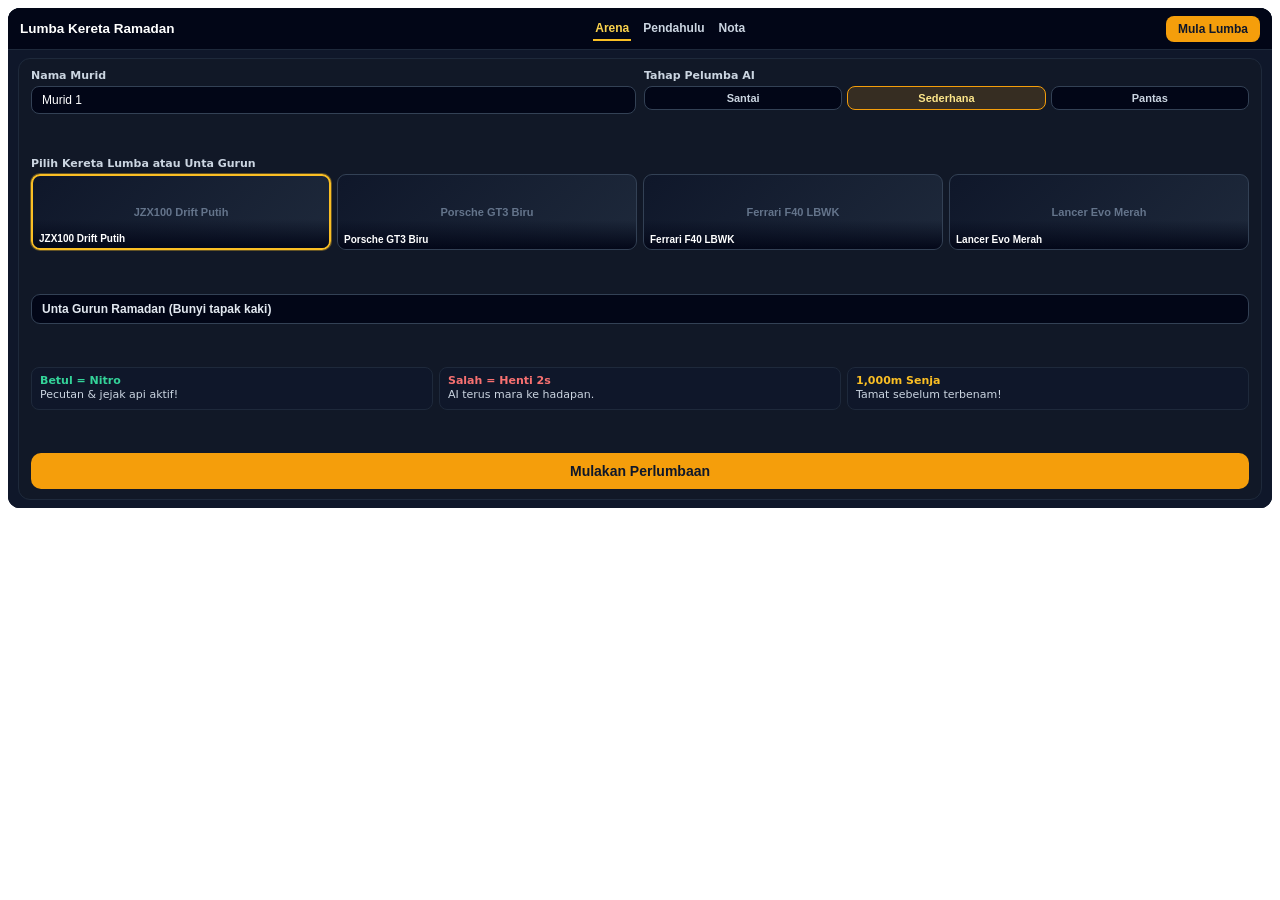
<file: public/jotform-iframe.html>
<iframe
  title="Lumba Kereta Ramadan"
  width="100%"
  height="500"
  style="width:100%;height:500px;border:0;border-radius:12px;overflow:hidden;display:block;"
  loading="lazy"
  allow="autoplay; fullscreen"
  sandbox="allow-scripts allow-same-origin allow-forms"
  srcdoc="<!DOCTYPE html>
<html lang=&quot;ms&quot;>
<head>
<meta charset=&quot;UTF-8&quot; />
<meta name=&quot;viewport&quot; content=&quot;width=device-width, initial-scale=1.0&quot; />
<title>Lumba Kereta Ramadan</title>
<style>
  *, *::before, *::after { box-sizing: border-box; margin: 0; padding: 0; }
  html, body {
    width: 100%;
    height: 500px;
    max-height: 500px;
    overflow: hidden;
    background: #0F172A;
    color: #F8FAFC;
    font-family: system-ui, -apple-system, &quot;Segoe UI&quot;, Roboto, sans-serif;
  }
  #lkr-app {
    position: relative;
    width: 100%;
    height: 500px;
    max-height: 500px;
    display: flex;
    flex-direction: column;
    overflow: hidden;
    background: #0F172A;
    color: #F8FAFC;
    font-family: system-ui, -apple-system, &quot;Segoe UI&quot;, Roboto, sans-serif;
    user-select: none;
  }
  .lkr-victory-flash {
    position: absolute;
    inset: 0;
    pointer-events: none;
    z-index: 25;
    display: none;
  }
  .lkr-victory-flash.show {
    display: block;
    animation: lkrVicFlash 2.2s cubic-bezier(0.16,1,0.3,1) forwards;
  }
  #lkr-confetti {
    position: absolute;
    inset: 0;
    width: 100%;
    height: 100%;
    pointer-events: none;
    z-index: 30;
    display: none;
  }
  #lkr-confetti.show { display: block; }
  @keyframes lkrVicFlash {
    0% { opacity: 0; }
    18% { opacity: 0.85; }
    55% { opacity: 0.42; }
    100% { opacity: 0.16; }
  }
  @keyframes lkrTrophyPop {
    0% { opacity: 0; transform: scale(0.75) translateY(6px); }
    65% { opacity: 1; transform: scale(1.06) translateY(-2px); }
    100% { opacity: 1; transform: scale(1) translateY(0); }
  }
  @keyframes lkrTrophyFloat {
    0%, 100% { transform: translateY(0); }
    50% { transform: translateY(-3px); }
  }
  .lkr-header {
    height: 42px;
    flex-shrink: 0;
    display: flex;
    align-items: center;
    justify-content: space-between;
    gap: 8px;
    padding: 0 12px;
    background: #020617;
    border-bottom: 1px solid #1E293B;
    position: relative;
    z-index: 22;
  }
  .lkr-brand {
    background: transparent;
    border: 0;
    font-weight: 800;
    font-size: 13.5px;
    color: #FFFFFF;
    white-space: nowrap;
    overflow: hidden;
    text-overflow: ellipsis;
    cursor: pointer;
    text-align: left;
  }
  .lkr-brand:hover { color: #FCD34D; }
  .lkr-nav { display: flex; align-items: center; gap: 10px; flex-shrink: 0; }
  .lkr-nav button {
    background: transparent;
    border: 0;
    border-bottom: 2px solid transparent;
    color: #CBD5E1;
    font-size: 12px;
    font-weight: 600;
    padding: 4px 2px;
    cursor: pointer;
    white-space: nowrap;
  }
  .lkr-nav button.active { color: #FCD34D; border-bottom-color: #FBBF24; }
  .lkr-btn-primary {
    background: #F59E0B;
    color: #0F172A;
    border: 0;
    border-radius: 8px;
    font-weight: 700;
    font-size: 12px;
    padding: 6px 12px;
    cursor: pointer;
    white-space: nowrap;
    flex-shrink: 0;
  }
  .lkr-btn-primary:hover { background: #FBBF24; }
  .lkr-btn-ghost {
    background: #0F172A;
    color: #E2E8F0;
    border: 1px solid #334155;
    border-radius: 8px;
    font-weight: 600;
    font-size: 12px;
    padding: 6px 10px;
    cursor: pointer;
    white-space: nowrap;
    flex-shrink: 0;
  }
  .lkr-btn-ghost:hover { background: #1E293B; color: #FFFFFF; }
  .lkr-main {
    flex: 1;
    min-height: 0;
    padding: 8px 10px;
    display: flex;
    flex-direction: column;
    overflow: hidden;
  }
  .lkr-menu {
    flex: 1;
    min-height: 0;
    display: flex;
    flex-direction: column;
    justify-content: space-between;
    gap: 8px;
    background: #111827;
    border: 1px solid #1E293B;
    border-radius: 12px;
    padding: 10px 12px;
    overflow-y: auto;
  }
  .lkr-menu > * { flex-shrink: 0; }
  .lkr-menu-top { display: grid; grid-template-columns: 1fr 1fr; gap: 8px; }
  .lkr-label { display: block; font-size: 11px; font-weight: 600; color: #CBD5E1; margin-bottom: 4px; }
  .lkr-input {
    width: 100%;
    background: #020617;
    border: 1px solid #334155;
    border-radius: 8px;
    color: #FFFFFF;
    padding: 6px 10px;
    font-size: 12px;
    outline: none;
  }
  .lkr-input:focus { border-color: #F59E0B; }
  .lkr-diff-grid { display: grid; grid-template-columns: repeat(3, 1fr); gap: 5px; }
  .lkr-diff-btn {
    background: #020617;
    border: 1px solid #334155;
    border-radius: 8px;
    color: #CBD5E1;
    padding: 5px 4px;
    font-size: 11px;
    font-weight: 600;
    cursor: pointer;
    text-align: center;
  }
  .lkr-diff-btn.active { border-color: #F59E0B; background: rgba(245,158,11,0.16); color: #FDE68A; }
  .lkr-cars-grid { display: grid; grid-template-columns: repeat(4, 1fr); gap: 6px; }
  .lkr-car-card {
    position: relative;
    height: 76px;
    border-radius: 9px;
    border: 1px solid #334155;
    overflow: hidden;
    background: linear-gradient(135deg, #0F172A, #1E293B);
    cursor: pointer;
    text-align: left;
    padding: 0;
  }
  .lkr-car-card.active { border: 2px solid #FBBF24; box-shadow: 0 0 0 1px rgba(251,191,36,0.35); }
  .lkr-car-card img {
    position: relative;
    z-index: 2;
    width: 100%;
    height: 100%;
    object-fit: cover;
    display: block;
  }
  .lkr-car-fallback {
    position: absolute;
    inset: 0;
    z-index: 1;
    display: flex;
    align-items: center;
    justify-content: center;
    color: #64748B;
    font-size: 11px;
    font-weight: 700;
  }
  .lkr-car-card .cap {
    position: absolute;
    z-index: 3;
    inset: auto 0 0 0;
    padding: 14px 6px 4px;
    background: linear-gradient(to top, rgba(2,6,23,0.95), transparent);
    font-size: 10px;
    font-weight: 700;
    color: #FFFFFF;
    white-space: nowrap;
    overflow: hidden;
    text-overflow: ellipsis;
  }
  .lkr-camel-btn {
    width: 100%;
    display: flex;
    align-items: center;
    justify-content: space-between;
    padding: 7px 10px;
    border-radius: 9px;
    border: 1px solid #334155;
    background: #020617;
    color: #E2E8F0;
    font-size: 12px;
    font-weight: 600;
    cursor: pointer;
  }
  .lkr-camel-btn.active { border: 2px solid #FBBF24; background: rgba(245,158,11,0.14); color: #FFFFFF; }
  .lkr-rules-row { display: grid; grid-template-columns: repeat(3, 1fr); gap: 6px; font-size: 11px; color: #CBD5E1; }
  .lkr-rule-box { background: #0F172A; border: 1px solid #1E293B; border-radius: 8px; padding: 6px 8px; line-height: 1.3; }
  .lkr-start-big {
    width: 100%;
    padding: 10px;
    border-radius: 10px;
    border: 0;
    background: #F59E0B;
    color: #0F172A;
    font-weight: 800;
    font-size: 14px;
    cursor: pointer;
  }
  .lkr-start-big:hover { background: #FBBF24; }
  .lkr-play { flex: 1; min-height: 0; display: flex; flex-direction: column; gap: 6px; }
  .lkr-hud {
    height: 32px;
    flex-shrink: 0;
    display: flex;
    align-items: center;
    justify-content: space-between;
    gap: 8px;
    padding: 0 10px;
    border-radius: 9px;
    border: 1px solid #1E293B;
    background: #111827;
    font-size: 11px;
    font-variant-numeric: tabular-nums;
  }
  .lkr-hud-stats { display: flex; align-items: center; gap: 10px; white-space: nowrap; overflow: hidden; }
  .lkr-hud-stats b { color: #FDE68A; }
  .lkr-hud-actions { display: flex; align-items: center; gap: 5px; flex-shrink: 0; }
  .lkr-icon-btn {
    background: #0F172A;
    border: 1px solid #334155;
    color: #E2E8F0;
    border-radius: 6px;
    padding: 3px 8px;
    font-size: 11px;
    font-weight: 600;
    cursor: pointer;
  }
  .lkr-icon-btn.on { border-color: #F59E0B; color: #FDE68A; }
  .lkr-quiz {
    flex-shrink: 0;
    background: #FAF7F2;
    color: #0F172A;
    border: 1px solid #FDE68A;
    border-radius: 10px;
    padding: 7px 10px;
  }
  .lkr-quiz-top { display: flex; justify-content: space-between; align-items: center; font-size: 10.5px; color: #475569; margin-bottom: 3px; }
  .lkr-quiz-q { font-size: 13px; font-weight: 800; color: #0F172A; line-height: 1.25; margin-bottom: 5px; }
  .lkr-opts { display: grid; grid-template-columns: 1fr 1fr; gap: 5px; }
  .lkr-opt {
    min-height: 34px;
    display: flex;
    align-items: center;
    gap: 6px;
    text-align: left;
    padding: 4px 8px;
    border-radius: 7px;
    border: 1px solid #CBD5E1;
    background: #FFFFFF;
    color: #0F172A;
    font-size: 11.5px;
    line-height: 1.2;
    cursor: pointer;
  }
  .lkr-opt:hover:not(:disabled) { border-color: #D97706; background: #FFFBEB; }
  .lkr-opt.correct { background: #ECFDF5; border-color: #059669; color: #064E3B; font-weight: 700; }
  .lkr-opt.wrong { background: #FEF2F2; border-color: #DC2626; color: #7F1D1D; }
  .lkr-opt-key {
    width: 18px;
    height: 18px;
    border-radius: 4px;
    background: #F1F5F9;
    color: #334155;
    font-size: 10px;
    font-weight: 800;
    display: flex;
    align-items: center;
    justify-content: center;
    flex-shrink: 0;
  }
  .lkr-quiz-fb {
    margin-top: 5px;
    padding-top: 4px;
    border-top: 1px solid #E2E8F0;
    font-size: 10.5px;
    color: #475569;
    white-space: nowrap;
    overflow: hidden;
    text-overflow: ellipsis;
  }
  .lkr-canvas-wrap {
    position: relative;
    flex: 1;
    min-height: 120px;
    border-radius: 10px;
    overflow: hidden;
    border: 1px solid #334155;
    background: #0F172A;
  }
  #lkr-canvas { width: 100%; height: 100%; display: block; }
  .lkr-car-badge {
    position: absolute;
    top: 34px;
    left: 10px;
    display: none;
    align-items: center;
    gap: 6px;
    padding: 3px 8px 3px 4px;
    border-radius: 7px;
    border: 1px solid rgba(51,65,85,0.9);
    background: rgba(2,6,23,0.82);
    pointer-events: none;
  }
  .lkr-car-badge.show { display: flex; }
  .lkr-car-badge img { width: 32px; height: 20px; object-fit: cover; border-radius: 4px; }
  .lkr-car-badge span { font-size: 10px; font-weight: 700; color: #F1F5F9; white-space: nowrap; }
  .lkr-nitro-card {
    position: absolute;
    top: 8px;
    right: 8px;
    width: 178px;
    border-radius: 9px;
    overflow: hidden;
    border: 2px solid #FBBF24;
    background: rgba(2, 6, 23, 0.94);
    display: none;
    pointer-events: none;
  }
  .lkr-nitro-card.show { display: block; }
  .lkr-nitro-img-wrap { position: relative; height: 48px; width: 100%; overflow: hidden; background: linear-gradient(90deg,#1E1B4B,#9A3412,#EA580C); }
  .lkr-nitro-img-wrap img { width: 100%; height: 100%; object-fit: cover; display: block; opacity: 0.88; }
  .lkr-nitro-bar { padding: 4px 8px; font-size: 10px; font-weight: 800; color: #FDE68A; display: flex; justify-content: space-between; gap: 6px; }
  .lkr-nitro-bar span:first-child { white-space: nowrap; overflow: hidden; text-overflow: ellipsis; }
  .lkr-panel {
    position: relative;
    z-index: 20;
    flex: 1;
    min-height: 0;
    background: #111827;
    border: 1px solid #1E293B;
    border-radius: 12px;
    padding: 12px 14px;
    display: flex;
    flex-direction: column;
    justify-content: space-between;
    overflow-y: auto;
  }
  .lkr-panel.won {
    background: rgba(17, 24, 39, 0.9);
    border-color: rgba(251, 191, 36, 0.65);
    box-shadow: 0 0 28px rgba(245, 158, 11, 0.16);
  }
  .lkr-sum-head { display: flex; align-items: center; gap: 12px; flex-shrink: 0; }
  .lkr-trophy-box {
    width: 78px;
    height: 78px;
    flex-shrink: 0;
    border-radius: 12px;
    border: 1px solid #334155;
    background: #020617;
    display: flex;
    align-items: center;
    justify-content: center;
  }
  .lkr-trophy-box.pop { animation: lkrTrophyPop 500ms cubic-bezier(0.16,1,0.3,1) forwards; }
  .lkr-trophy-box svg.float { animation: lkrTrophyFloat 2.4s ease-in-out infinite; }
  .lkr-stats-4 { display: grid; grid-template-columns: repeat(4, 1fr); gap: 8px; margin: 10px 0; flex-shrink: 0; }
  .lkr-stat-box { background: #0F172A; border: 1px solid #1E293B; border-radius: 8px; padding: 8px; }
  .lkr-stat-box small { font-size: 10.5px; color: #94A3B8; display: block; }
  .lkr-stat-box strong { font-size: 17px; color: #FBBF24; font-variant-numeric: tabular-nums; }
  .lkr-filter-bar { display: inline-flex; gap: 3px; background: #020617; border: 1px solid #1E293B; border-radius: 8px; padding: 3px; }
  .lkr-filter-btn { background: transparent; border: 0; color: #CBD5E1; font-size: 11px; font-weight: 600; padding: 4px 9px; border-radius: 6px; cursor: pointer; }
  .lkr-filter-btn.active { background: #F59E0B; color: #0F172A; font-weight: 700; }
  .lkr-table { width: 100%; border-collapse: collapse; font-size: 11.5px; }
  .lkr-table th, .lkr-table td { padding: 6px 8px; border-bottom: 1px solid #1E293B; text-align: left; }
  .lkr-table th { color: #94A3B8; font-size: 10.5px; }
  .lkr-notes-grid { display: grid; grid-template-columns: 1fr 1fr; gap: 8px; }
  .lkr-note-card { background: #0F172A; border: 1px solid #1E293B; border-radius: 10px; padding: 10px 12px; }
  .lkr-note-card h3 { font-size: 13px; color: #FCD34D; margin-bottom: 4px; }
  .lkr-note-card p { font-size: 11px; color: #CBD5E1; line-height: 1.4; margin-bottom: 6px; }
  .lkr-note-card strong { display: block; font-size: 11.5px; color: #FFFFFF; margin-top: 4px; }
  @media (max-width: 600px) {
    .lkr-menu-top, .lkr-notes-grid { grid-template-columns: 1fr; }
    .lkr-cars-grid { grid-template-columns: repeat(2, 1fr); }
    .lkr-car-card { height: 56px; }
    .lkr-rules-row { display: none; }
    .lkr-stats-4 { grid-template-columns: repeat(2, 1fr); }
    .lkr-quiz-q { font-size: 12px; }
    .lkr-opt { font-size: 10.5px; min-height: 32px; }
    .lkr-trophy-box { width: 64px; height: 64px; }
  }
</style>
</head>
<body>
<div id=&quot;lkr-app&quot;>
  <div id=&quot;lkr-victory-flash&quot; class=&quot;lkr-victory-flash&quot; aria-hidden=&quot;true&quot;></div>
  <canvas id=&quot;lkr-confetti&quot; aria-hidden=&quot;true&quot;></canvas>

  <header class=&quot;lkr-header&quot;>
    <button type=&quot;button&quot; id=&quot;brand-home&quot; class=&quot;lkr-brand&quot;>Lumba Kereta Ramadan</button>
    <nav class=&quot;lkr-nav&quot;>
      <button type=&quot;button&quot; id=&quot;nav-arena&quot; class=&quot;active&quot;>Arena</button>
      <button type=&quot;button&quot; id=&quot;nav-board&quot;>Pendahulu</button>
      <button type=&quot;button&quot; id=&quot;nav-notes&quot;>Nota</button>
    </nav>
    <button type=&quot;button&quot; id=&quot;header-cta&quot; class=&quot;lkr-btn-primary&quot;>Mula Lumba</button>
  </header>

  <main class=&quot;lkr-main&quot;>
    <section id=&quot;view-menu&quot; class=&quot;lkr-menu&quot;>
      <div class=&quot;lkr-menu-top&quot;>
        <div>
          <label class=&quot;lkr-label&quot; for=&quot;lkr-name&quot;>Nama Murid</label>
          <input id=&quot;lkr-name&quot; class=&quot;lkr-input&quot; type=&quot;text&quot; maxlength=&quot;28&quot; value=&quot;Murid 1&quot; placeholder=&quot;Nama anda...&quot; />
        </div>
        <div>
          <span class=&quot;lkr-label&quot;>Tahap Pelumba AI</span>
          <div class=&quot;lkr-diff-grid&quot;>
            <button type=&quot;button&quot; class=&quot;lkr-diff-btn&quot; data-diff=&quot;easy&quot;>Santai</button>
            <button type=&quot;button&quot; class=&quot;lkr-diff-btn active&quot; data-diff=&quot;medium&quot;>Sederhana</button>
            <button type=&quot;button&quot; class=&quot;lkr-diff-btn&quot; data-diff=&quot;hard&quot;>Pantas</button>
          </div>
        </div>
      </div>

      <div>
        <span class=&quot;lkr-label&quot;>Pilih Kereta Lumba atau Unta Gurun</span>
        <div id=&quot;lkr-cars&quot; class=&quot;lkr-cars-grid&quot;></div>
      </div>

      <button type=&quot;button&quot; id=&quot;lkr-camel-btn&quot; class=&quot;lkr-camel-btn&quot;>
        <span>Unta Gurun Ramadan (Bunyi tapak kaki)</span>
        <span id=&quot;lkr-camel-check&quot; style=&quot;color:#FBBF24;display:none;&quot;>Dipilih</span>
      </button>

      <div class=&quot;lkr-rules-row&quot;>
        <div class=&quot;lkr-rule-box&quot;><strong style=&quot;color:#34D399;&quot;>Betul = Nitro</strong><br/>Pecutan &amp;amp; jejak api aktif!</div>
        <div class=&quot;lkr-rule-box&quot;><strong style=&quot;color:#F87171;&quot;>Salah = Henti 2s</strong><br/>AI terus mara ke hadapan.</div>
        <div class=&quot;lkr-rule-box&quot;><strong style=&quot;color:#FBBF24;&quot;>1,000m Senja</strong><br/>Tamat sebelum terbenam!</div>
      </div>

      <button type=&quot;button&quot; id=&quot;lkr-start-btn&quot; class=&quot;lkr-start-big&quot;>Mulakan Perlumbaan</button>
    </section>

    <section id=&quot;view-play&quot; class=&quot;lkr-play&quot; style=&quot;display:none;&quot;>
      <div class=&quot;lkr-hud&quot;>
        <div class=&quot;lkr-hud-stats&quot;>
          <span>Senja: <b id=&quot;hud-time&quot;>60.0s</b></span>
          <span>Laju: <b id=&quot;hud-speed&quot;>44 km/j</b></span>
          <span>Jarak: <b id=&quot;hud-dist&quot;>0m / 0m</b></span>
        </div>
        <div class=&quot;lkr-hud-actions&quot;>
          <button type=&quot;button&quot; id=&quot;btn-music&quot; class=&quot;lkr-icon-btn on&quot;>Muzik: ON</button>
          <button type=&quot;button&quot; id=&quot;btn-mute&quot; class=&quot;lkr-icon-btn on&quot;>Bunyi: ON</button>
        </div>
      </div>

      <div class=&quot;lkr-quiz&quot;>
        <div class=&quot;lkr-quiz-top&quot;>
          <span id=&quot;q-meta&quot;>Soalan 1</span>
          <span id=&quot;q-status&quot;>Tekan A-D atau 1-4</span>
        </div>
        <div id=&quot;q-text&quot; class=&quot;lkr-quiz-q&quot;></div>
        <div id=&quot;q-opts&quot; class=&quot;lkr-opts&quot;></div>
        <div id=&quot;q-fb&quot; class=&quot;lkr-quiz-fb&quot;>Jawab betul untuk kuasa Nitro · Jawab salah terhenti 2 saat</div>
      </div>

      <div class=&quot;lkr-canvas-wrap&quot;>
        <canvas id=&quot;lkr-canvas&quot;></canvas>
        <div id=&quot;car-badge&quot; class=&quot;lkr-car-badge&quot;>
          <img id=&quot;car-badge-img&quot; alt=&quot;Kenderaan dipilih&quot; referrerpolicy=&quot;no-referrer&quot; />
          <span id=&quot;car-badge-name&quot;></span>
        </div>
        <div id=&quot;nitro-card&quot; class=&quot;lkr-nitro-card&quot;>
          <div id=&quot;nitro-img-wrap&quot; class=&quot;lkr-nitro-img-wrap&quot;>
            <img id=&quot;nitro-car-img&quot; alt=&quot;Nitro aktif&quot; referrerpolicy=&quot;no-referrer&quot; />
          </div>
          <div class=&quot;lkr-nitro-bar&quot;>
            <span id=&quot;nitro-title-txt&quot;>NITRO AKTIF!</span>
            <span id=&quot;nitro-speed-txt&quot;>125 km/j</span>
          </div>
        </div>
      </div>
    </section>

    <section id=&quot;view-summary&quot; class=&quot;lkr-panel&quot; style=&quot;display:none;&quot;>
      <div class=&quot;lkr-sum-head&quot;>
        <div id=&quot;sum-trophy&quot; class=&quot;lkr-trophy-box&quot;></div>
        <div style=&quot;min-width:0;&quot;>
          <div id=&quot;sum-sub&quot; style=&quot;font-size:11px;color:#FBBF24;font-weight:700;margin-bottom:3px;&quot;></div>
          <h2 id=&quot;sum-title&quot; style=&quot;font-size:18px;font-weight:800;color:#FFFFFF;margin-bottom:4px;line-height:1.2;&quot;></h2>
          <p id=&quot;sum-desc&quot; style=&quot;font-size:12px;color:#CBD5E1;line-height:1.35;&quot;></p>
        </div>
      </div>
      <div class=&quot;lkr-stats-4&quot;>
        <div class=&quot;lkr-stat-box&quot;><small>Jumlah Skor</small><strong id=&quot;sum-score&quot;>0</strong></div>
        <div class=&quot;lkr-stat-box&quot;><small>Ketepatan</small><strong id=&quot;sum-acc&quot;>0%</strong></div>
        <div class=&quot;lkr-stat-box&quot;><small>Puncak Laju</small><strong id=&quot;sum-top&quot;>0</strong></div>
        <div class=&quot;lkr-stat-box&quot;><small>Baki Senja</small><strong id=&quot;sum-rem&quot;>0s</strong></div>
      </div>
      <div style=&quot;display:flex;gap:8px;justify-content:flex-end;flex-wrap:wrap;flex-shrink:0;&quot;>
        <button type=&quot;button&quot; id=&quot;sum-home-btn&quot; class=&quot;lkr-btn-ghost&quot;>Home</button>
        <button type=&quot;button&quot; id=&quot;sum-board-btn&quot; class=&quot;lkr-btn-ghost&quot;>Papan Pendahulu</button>
        <button type=&quot;button&quot; id=&quot;sum-again-btn&quot; class=&quot;lkr-btn-primary&quot;>Main Semula</button>
      </div>
    </section>

    <section id=&quot;view-board&quot; class=&quot;lkr-panel&quot; style=&quot;display:none;justify-content:flex-start;gap:8px;&quot;>
      <div style=&quot;display:flex;justify-content:space-between;align-items:center;gap:8px;flex-wrap:wrap;flex-shrink:0;&quot;>
        <h2 style=&quot;font-size:15px;font-weight:800;color:#FFFFFF;&quot;>Papan Pendahulu Pelumba</h2>
        <div style=&quot;display:flex;align-items:center;gap:6px;flex-wrap:wrap;&quot;>
          <div class=&quot;lkr-filter-bar&quot;>
            <button type=&quot;button&quot; class=&quot;lkr-filter-btn active&quot; data-filter=&quot;all&quot;>Semua</button>
            <button type=&quot;button&quot; class=&quot;lkr-filter-btn&quot; data-filter=&quot;car&quot;>Kereta</button>
            <button type=&quot;button&quot; class=&quot;lkr-filter-btn&quot; data-filter=&quot;camel&quot;>Unta</button>
          </div>
          <button type=&quot;button&quot; id=&quot;board-reset-btn&quot; class=&quot;lkr-btn-ghost&quot;>Set Semula</button>
          <button type=&quot;button&quot; id=&quot;board-play-btn&quot; class=&quot;lkr-btn-primary&quot;>Main Sekarang</button>
        </div>
      </div>
      <div style=&quot;overflow-y:auto;flex:1;min-height:0;&quot;>
        <table class=&quot;lkr-table&quot;>
          <thead>
            <tr><th>Ked.</th><th>Nama Murid</th><th>Kenderaan</th><th>Tahap</th><th>Ketepatan</th><th style=&quot;text-align:right;&quot;>Skor</th></tr>
          </thead>
          <tbody id=&quot;board-body&quot;></tbody>
        </table>
      </div>
    </section>

    <section id=&quot;view-notes&quot; class=&quot;lkr-panel&quot; style=&quot;display:none;justify-content:flex-start;gap:8px;&quot;>
      <div style=&quot;display:flex;justify-content:space-between;align-items:center;gap:8px;flex-shrink:0;&quot;>
        <div>
          <h2 style=&quot;font-size:15px;font-weight:800;color:#FFFFFF;&quot;>Nota Ringkas Ibadah Puasa</h2>
          <p style=&quot;font-size:11px;color:#94A3B8;&quot;>Ulang kaji pantas syarat, rukun, dan hukum puasa sebelum berlumba.</p>
        </div>
        <button type=&quot;button&quot; id=&quot;notes-play-btn&quot; class=&quot;lkr-btn-primary&quot;>Uji Ilmu di Litar</button>
      </div>
      <div class=&quot;lkr-notes-grid&quot; style=&quot;overflow-y:auto;flex:1;min-height:0;&quot;>
        <div class=&quot;lkr-note-card&quot;>
          <h3>01. Syarat Wajib &amp;amp; Syarat Sah</h3>
          <strong>4 Syarat Wajib Puasa</strong>
          <p>Islam, Baligh (cukup umur), Berakal (waras), dan Mampu / sihat.</p>
          <strong>4 Syarat Sah Puasa</strong>
          <p>Beragama Islam, Mumayyiz, suci daripada haid &amp;amp; nifas, dan pada hari yang dibolehkan syarak.</p>
        </div>
        <div class=&quot;lkr-note-card&quot;>
          <h3>02. Dua Rukun Puasa</h3>
          <strong>1. Niat pada Waktu Malam</strong>
          <p>Berniat di dalam hati antara Maghrib hingga sebelum terbit fajar Subuh.</p>
          <strong>2. Menahan Diri</strong>
          <p>Menahan diri daripada perkara membatalkan puasa dari fajar sadiq hingga terbenam matahari.</p>
        </div>
        <div class=&quot;lkr-note-card&quot;>
          <h3>03. Hari Diharamkan Berpuasa</h3>
          <strong>1 Syawal &amp;amp; 10 Zulhijjah</strong>
          <p>Haram berpuasa pada Hari Raya Aidilfitri dan Hari Raya Aidiladha.</p>
          <strong>Hari Tasyrik (11, 12, 13 Zulhijjah)</strong>
          <p>Haram berpuasa pada tiga hari selepas Aidiladha.</p>
        </div>
        <div class=&quot;lkr-note-card&quot;>
          <h3>04. Batal Puasa &amp;amp; Amalan Sunat</h3>
          <strong>Perkara Membatalkan</strong>
          <p>Makan atau minum dengan sengaja, muntah dengan sengaja, pengsan sepanjang hari, atau keluar haid/nifas.</p>
          <strong>Amalan Sunat Utama</strong>
          <p>Bersahur, menyegerakan berbuka dengan kurma atau air, solat Tarawih, tadarus Al-Quran, dan iktikaf.</p>
        </div>
      </div>
    </section>
  </main>
</div>

<script>
(function(){
  function startApp(){
    if(window.__lkrInitialized) return;
    window.__lkrInitialized = true;

    const CARS = [
      { id:&quot;car-gt&quot;, name:&quot;JZX100 Drift Putih&quot;, imageUrl:&quot;https://res.cloudinary.com/cd7ck4mc/image/upload/v1795582432/586945763973759570.jpg&quot; },
      { id:&quot;car-drift&quot;, name:&quot;Porsche GT3 Biru&quot;, imageUrl:&quot;https://res.cloudinary.com/cd7ck4mc/image/upload/v1795582644/DRIFTING.jpg&quot; },
      { id:&quot;car-ferrari&quot;, name:&quot;Ferrari F40 LBWK&quot;, imageUrl:&quot;https://res.cloudinary.com/cd7ck4mc/image/upload/v1795582643/Ferrari_movie_night.jpg&quot; },
      { id:&quot;car-hyper&quot;, name:&quot;Lancer Evo Merah&quot;, imageUrl:&quot;https://res.cloudinary.com/cd7ck4mc/image/upload/v1795582643/ychk4boqflentcyvjhwn.jpg&quot; }
    ];

    const QUESTIONS = [
      { category:&quot;Hukum Puasa&quot;, question:&quot;Apakah hukum berpuasa pada Hari Raya Aidilfitri (1 Syawal)?&quot;, options:[&quot;Haram&quot;,&quot;Makruh&quot;,&quot;Sunat&quot;,&quot;Harus&quot;], correctIndex:0, explanation:&quot;Umat Islam diharamkan berpuasa pada 1 Syawal, 10 Zulhijjah, dan Hari Tasyrik.&quot; },
      { category:&quot;Syarat &amp; Rukun&quot;, question:&quot;Yang manakah merupakan 1 daripada 4 syarat wajib puasa?&quot;, options:[&quot;Baligh&quot;,&quot;Mumayyiz&quot;,&quot;Bersahur&quot;,&quot;Suci daripada hadas kecil&quot;], correctIndex:0, explanation:&quot;Empat syarat wajib puasa ialah Islam, baligh, berakal, dan mampu.&quot; },
      { category:&quot;Syarat &amp; Rukun&quot;, question:&quot;Apakah rukun puasa yang pertama bagi seseorang yang ingin berpuasa?&quot;, options:[&quot;Membaca doa berbuka&quot;,&quot;Niat berpuasa pada waktu malam&quot;,&quot;Mandi wajib sebelum subuh&quot;,&quot;Makan sahur sebelum imsak&quot;], correctIndex:1, explanation:&quot;Rukun puasa ada dua: berniat pada waktu malam dan menahan diri.&quot; },
      { category:&quot;Syarat &amp; Rukun&quot;, question:&quot;Bilakah tempoh waktu menahan diri daripada perkara yang membatalkan puasa?&quot;, options:[&quot;Tengah malam hingga Asar&quot;,&quot;Terbit fajar sadiq hingga terbenam matahari&quot;,&quot;Imsak hingga terbit matahari&quot;,&quot;Azan Subuh hingga Isyak&quot;], correctIndex:1, explanation:&quot;Puasa bermula dari terbit fajar sadiq (Subuh) hingga terbenam matahari (Maghrib).&quot; },
      { category:&quot;Hukum Puasa&quot;, question:&quot;Apakah hukum berpuasa di bulan Ramadan bagi Muslim yang cukup syarat?&quot;, options:[&quot;Sunat Muakkad&quot;,&quot;Wajib (Fardu Ain)&quot;,&quot;Harus&quot;,&quot;Fardu Kifayah&quot;], correctIndex:1, explanation:&quot;Puasa Ramadan ialah Rukun Islam ketiga yang wajib (Fardu Ain).&quot; },
      { category:&quot;Batal Puasa&quot;, question:&quot;Antara tindakan berikut, yang manakah membatalkan puasa?&quot;, options:[&quot;Tersalah makan kerana terlupa&quot;,&quot;Mandi pada waktu tengah hari&quot;,&quot;Makan atau minum dengan sengaja&quot;,&quot;Menelan air liur sendiri&quot;], correctIndex:2, explanation:&quot;Makan atau minum dengan sengaja membatalkan puasa.&quot; },
      { category:&quot;Batal Puasa&quot;, question:&quot;Apakah hukum puasa seseorang yang muntah secara tidak sengaja?&quot;, options:[&quot;Batal serta-merta&quot;,&quot;Tetap sah dan tidak batal&quot;,&quot;Makruh dan perlu qada&quot;,&quot;Wajib bayar fidyah&quot;], correctIndex:1, explanation:&quot;Muntah tanpa sengaja tidak membatalkan puasa selagi tidak ditelan semula.&quot; },
      { category:&quot;Sunat &amp; Adab&quot;, question:&quot;Apakah amalan sunat yang digalakkan sejurus sebelum masuk waktu Subuh?&quot;, options:[&quot;Bersahur&quot;,&quot;Solat Tarawih&quot;,&quot;Solat Aidilfitri&quot;,&quot;Berbuka awal&quot;], correctIndex:0, explanation:&quot;Bersahur ialah amalan sunat yang penuh keberkatan.&quot; },
      { category:&quot;Sunat &amp; Adab&quot;, question:&quot;Apakah sunnah Nabi SAW ketika berbuka sebaik masuk waktu Maghrib?&quot;, options:[&quot;Menunggu azan tamat&quot;,&quot;Menyegerakan berbuka dengan kurma atau air&quot;,&quot;Tidur dahulu sebelum makan&quot;,&quot;Berbuka selepas Isyak&quot;], correctIndex:1, explanation:&quot;Menyegerakan berbuka dengan kurma atau air ialah sunnah Rasulullah SAW.&quot; },
      { category:&quot;Syarat &amp; Rukun&quot;, question:&quot;Manakah antara berikut bukan syarat sah puasa?&quot;, options:[&quot;Beragama Islam&quot;,&quot;Mumayyiz&quot;,&quot;Suci daripada haid dan nifas&quot;,&quot;Sudah berkahwin&quot;], correctIndex:3, explanation:&quot;Syarat sah puasa ialah Islam, mumayyiz, suci haid/nifas, dan hari yang sah berpuasa.&quot; },
      { category:&quot;Keistimewaan Ramadan&quot;, question:&quot;Apakah nama malam yang lebih baik daripada seribu bulan di akhir Ramadan?&quot;, options:[&quot;Nisfu Syaaban&quot;,&quot;Malam Lailatul Qadar&quot;,&quot;Israk Mikraj&quot;,&quot;Malam Hijrah&quot;], correctIndex:1, explanation:&quot;Lailatul Qadar lebih baik daripada seribu bulan.&quot; },
      { category:&quot;Keistimewaan Ramadan&quot;, question:&quot;Bilakah peristiwa Nuzul Al-Quran disambut oleh umat Islam?&quot;, options:[&quot;1 Ramadan&quot;,&quot;10 Ramadan&quot;,&quot;17 Ramadan&quot;,&quot;27 Rejab&quot;], correctIndex:2, explanation:&quot;Nuzul Al-Quran disambut pada 17 Ramadan.&quot; },
      { category:&quot;Hukum Puasa&quot;, question:&quot;Apakah hukum berpuasa pada Hari Tasyrik (11, 12, 13 Zulhijjah)?&quot;, options:[&quot;Wajib&quot;,&quot;Sunat&quot;,&quot;Makruh&quot;,&quot;Haram&quot;], correctIndex:3, explanation:&quot;Umat Islam diharamkan berpuasa pada Hari Tasyrik.&quot; },
      { category:&quot;Sunat &amp; Adab&quot;, question:&quot;Solat sunat khusus pada malam bulan Ramadan dikenali sebagai?&quot;, options:[&quot;Solat Dhuha&quot;,&quot;Solat Tarawih&quot;,&quot;Solat Istikharah&quot;,&quot;Solat Gerhana&quot;], correctIndex:1, explanation:&quot;Solat Tarawih dikerjakan setiap malam Ramadan selepas Isyak.&quot; },
      { category:&quot;Keistimewaan Ramadan&quot;, question:&quot;Apakah zakat wajib yang ditunaikan sebelum solat Aidilfitri?&quot;, options:[&quot;Zakat Perniagaan&quot;,&quot;Zakat Fitrah&quot;,&quot;Zakat Emas&quot;,&quot;Zakat Ternakan&quot;], correctIndex:1, explanation:&quot;Zakat Fitrah wajib ditunaikan sebelum solat sunat Aidilfitri.&quot; },
      { category:&quot;Hukum Puasa&quot;, question:&quot;Apakah keringanan bagi musafir atau orang sakit yang tidak mampu berpuasa?&quot;, options:[&quot;Boleh berbuka tetapi wajib qada&quot;,&quot;Tidak perlu ganti selamanya&quot;,&quot;Haram berpuasa&quot;,&quot;Puasa separuh hari&quot;], correctIndex:0, explanation:&quot;Musafir dan orang sakit diberi rukhsah berbuka dan wajib qada.&quot; },
      { category:&quot;Batal Puasa&quot;, question:&quot;Adakah suntikan ubat atau vaksin di lengan membatalkan puasa?&quot;, options:[&quot;Ya, batal serta-merta&quot;,&quot;Tidak batal kerana bukan melalui rongga terbuka&quot;,&quot;Batal jika sakit&quot;,&quot;Wajib berbuka&quot;], correctIndex:1, explanation:&quot;Suntikan melalui otot/urat bukan makanan dan tidak melalui rongga terbuka.&quot; },
      { category:&quot;Hukum Puasa&quot;, question:&quot;Apakah bayaran bagi warga emas yang uzur dan tidak lagi mampu berpuasa?&quot;, options:[&quot;Mahar&quot;,&quot;Fidyah&quot;,&quot;Kafarah sumpah&quot;,&quot;Diyat&quot;], correctIndex:1, explanation:&quot;Warga emas uzur yang tidak mampu berpuasa wajib membayar fidyah.&quot; },
      { category:&quot;Syarat &amp; Rukun&quot;, question:&quot;Apakah maksud 'Mumayyiz' dalam syarat sah puasa?&quot;, options:[&quot;Mampu berjalan jauh&quot;,&quot;Kanak-kanak yang sudah dapat membezakan baik dan buruk&quot;,&quot;Orang yang bermusafir&quot;,&quot;Individu yang berhutang puasa&quot;], correctIndex:1, explanation:&quot;Mumayyiz ialah kanak-kanak yang dapat membezakan perkara baik dan buruk.&quot; },
      { category:&quot;Sunat &amp; Adab&quot;, question:&quot;Antara berikut, perkara manakah dapat menjaga pahala puasa daripada berkurang?&quot;, options:[&quot;Menjaga lidah daripada mengumpat dan berdusta&quot;,&quot;Tidur sepanjang hari tanpa solat&quot;,&quot;Membazir di bazar&quot;,&quot;Bertengkar dengan rakan&quot;], correctIndex:0, explanation:&quot;Puasa melatih diri menjaga pertuturan, penglihatan, dan akhlak mulia.&quot; },
      { category:&quot;Keistimewaan Ramadan&quot;, question:&quot;Apakah maksud amalan 'Iktikaf' pada 10 malam terakhir Ramadan?&quot;, options:[&quot;Berhenti bekerja&quot;,&quot;Berdiam diri di dalam masjid untuk beribadah&quot;,&quot;Menghias rumah&quot;,&quot;Mengadakan jamuan&quot;], correctIndex:1, explanation:&quot;Iktikaf bermaksud berada di dalam masjid dengan niat mendekatkan diri kepada Allah.&quot; },
      { category:&quot;Batal Puasa&quot;, question:&quot;Apakah hukum jika seseorang pengsan sepanjang hari dari fajar hingga Maghrib?&quot;, options:[&quot;Puasa tetap sah&quot;,&quot;Puasanya batal&quot;,&quot;Hanya sah jika pengsan malam&quot;,&quot;Perlu bayar dam&quot;], correctIndex:1, explanation:&quot;Pengsan sepanjang hari tanpa sedar walau seketika menyebabkan puasa tidak sah.&quot; },
      { category:&quot;Syarat &amp; Rukun&quot;, question:&quot;Bilakah waktu paling afdal melafazkan niat puasa Ramadan?&quot;, options:[&quot;Selepas terbit matahari&quot;,&quot;Antara Maghrib hingga sebelum fajar Subuh&quot;,&quot;Pada waktu Zohor&quot;,&quot;Selepas Asar&quot;], correctIndex:1, explanation:&quot;Niat puasa fardu dilakukan pada waktu malam sebelum fajar sadiq.&quot; },
      { category:&quot;Sunat &amp; Adab&quot;, question:&quot;Mengapakah kita digalakkan bersedekah lebih banyak pada bulan Ramadan?&quot;, options:[&quot;Pahala dilipatgandakan dan membantu yang memerlukan&quot;,&quot;Untuk mendapat pujian&quot;,&quot;Kerana kedai tutup&quot;,&quot;Untuk ganti solat&quot;], correctIndex:0, explanation:&quot;Pahala sedekah dilipatgandakan pada bulan Ramadan.&quot; }
    ];

    const FINISH_DIST = 1000, BASE_SPEED = 44, NITRO_SPEED = 125, SPEED_TO_MPS = 0.34;
    const DIFF_CFG = { easy:{ai:52,time:70,mult:1}, medium:{ai:62,time:60,mult:1.1}, hard:{ai:72,time:55,mult:1.2} };
    const STORE_KEY = &quot;lumba_kereta_ramadan_leaderboard_v1&quot;;

    const SEEDED_BOARD = [
      { id:&quot;seed-1&quot;, playerName:&quot;Aiman Hakim&quot;, vehicle:&quot;car&quot;, carName:&quot;JZX100 Drift Putih&quot;, difficulty:&quot;hard&quot;, accuracy:92, timeRemaining:24.5, score:1840 },
      { id:&quot;seed-2&quot;, playerName:&quot;Nurul Izzah&quot;, vehicle:&quot;camel&quot;, difficulty:&quot;medium&quot;, accuracy:88, timeRemaining:19.2, score:1620 },
      { id:&quot;seed-3&quot;, playerName:&quot;Danish Irfan&quot;, vehicle:&quot;car&quot;, carName:&quot;Porsche GT3 Biru&quot;, difficulty:&quot;medium&quot;, accuracy:83, timeRemaining:15.8, score:1490 },
      { id:&quot;seed-4&quot;, playerName:&quot;Siti Aisyah&quot;, vehicle:&quot;camel&quot;, difficulty:&quot;easy&quot;, accuracy:90, timeRemaining:14.0, score:1350 },
      { id:&quot;seed-5&quot;, playerName:&quot;Muhammad Faiz&quot;, vehicle:&quot;car&quot;, carName:&quot;Ferrari F40 LBWK&quot;, difficulty:&quot;easy&quot;, accuracy:78, timeRemaining:10.4, score:1180 }
    ];
    let memoryBoard = [].concat(SEEDED_BOARD);

    let state = {
      view:&quot;menu&quot;, vehicle:&quot;car&quot;, carId:CARS[0].id, diff:&quot;medium&quot;, boardFilter:&quot;all&quot;, muted:false, musicMuted:false,
      active:false, playerDist:0, aiDist:0, speed:BASE_SPEED, bgOffset:0, status:&quot;normal&quot;, statusTimer:0,
      timeRem:60, totalTime:60, correct:0, wrong:0, streak:0, bestStreak:0, topSpeed:BASE_SPEED, deck:[], qIdx:0, answered:false
    };

    const TRACK_LOCAL = &quot;/assets/aistudio/Sport_Trap_Rock_by_Infraction__No_Copyright_Music__Training_Day_94db7219.mp3&quot;;
    const TRACK_PRE = &quot;https://ais-pre-zwfi6vte5jjtlgg44thcut-254477164520.asia-southeast1.run.app/assets/aistudio/Sport_Trap_Rock_by_Infraction__No_Copyright_Music__Training_Day_94db7219.mp3&quot;;
    const TRACK_SRC = (window.location &amp;&amp; window.location.hostname &amp;&amp; window.location.hostname.indexOf(&quot;ais-&quot;) !== -1) ? TRACK_LOCAL : TRACK_PRE;

    let actx = null, engine = null, noiseBuf = null, bgAudio = null, bgTrackFailed = false, lastHoof = 0, lastSynthBeat = 0, beatStep = 0;

    function unlockAudio(){
      try{
        if(!actx){
          const AC = window.AudioContext || window.webkitAudioContext;
          if(AC) actx = new AC();
        }
        if(actx &amp;&amp; actx.state === &quot;suspended&quot;) actx.resume().catch(function(){});
      }catch(e){}
      return actx;
    }
    function getBgTrack(){
      if(bgTrackFailed) return null;
      if(!bgAudio &amp;&amp; typeof Audio !== &quot;undefined&quot;){
        bgAudio = new Audio(TRACK_SRC);
        bgAudio.loop = true;
        bgAudio.preload = &quot;auto&quot;;
        bgAudio.volume = 0.42;
        bgAudio.addEventListener(&quot;error&quot;, function(){ bgTrackFailed = true; });
      }
      return bgAudio;
    }
    function getNoise(ctx){
      if(noiseBuf &amp;&amp; noiseBuf.sampleRate === ctx.sampleRate) return noiseBuf;
      const b = ctx.createBuffer(1, Math.floor(ctx.sampleRate*0.5), ctx.sampleRate), d = b.getChannelData(0);
      for(let i=0;i<d.length;i++) d[i]=Math.random()*2-1;
      noiseBuf = b; return b;
    }
    function playUi(kind, toggleOn){
      if(state.muted) return;
      const ctx = unlockAudio(); if(!ctx) return;
      const t = ctx.currentTime;
      if(kind===&quot;select&quot;){
        [520,780].forEach(function(freq,i){
          const o=ctx.createOscillator(), g=ctx.createGain(), st=t+i*0.038;
          o.type=&quot;sine&quot;; o.frequency.setValueAtTime(freq,st);
          g.gain.setValueAtTime(0.001,st); g.gain.linearRampToValueAtTime(0.07,st+0.008); g.gain.exponentialRampToValueAtTime(0.001,st+0.075);
          o.connect(g); g.connect(ctx.destination); o.start(st); o.stop(st+0.08);
        });
      } else if(kind===&quot;toggle&quot;){
        const o=ctx.createOscillator(), g=ctx.createGain();
        o.type=&quot;sine&quot;; o.frequency.setValueAtTime(toggleOn?480:620,t); o.frequency.exponentialRampToValueAtTime(toggleOn?760:380,t+0.07);
        g.gain.setValueAtTime(0.001,t); g.gain.linearRampToValueAtTime(0.07,t+0.01); g.gain.exponentialRampToValueAtTime(0.001,t+0.08);
        o.connect(g); g.connect(ctx.destination); o.start(t); o.stop(t+0.085);
      } else {
        const o=ctx.createOscillator(), g=ctx.createGain();
        o.type=&quot;triangle&quot;; o.frequency.setValueAtTime(640,t); o.frequency.exponentialRampToValueAtTime(360,t+0.055);
        g.gain.setValueAtTime(0.001,t); g.gain.linearRampToValueAtTime(0.075,t+0.008); g.gain.exponentialRampToValueAtTime(0.001,t+0.06);
        o.connect(g); g.connect(ctx.destination); o.start(t); o.stop(t+0.065);
      }
    }
    function stopAudio(){
      if(bgAudio){ try{ bgAudio.pause(); bgAudio.currentTime=0; }catch(e){} }
      if(engine &amp;&amp; actx){
        const e=engine; engine=null;
        try{
          e.g.gain.setTargetAtTime(0.0001, actx.currentTime, 0.04);
          setTimeout(function(){ try{e.o1.stop();e.o2.stop();e.o1.disconnect();e.o2.disconnect();}catch(err){} }, 120);
        }catch(err){}
      }
    }
    function playHoof(nitro){
      if(state.muted) return;
      const ctx = unlockAudio(); if(!ctx) return;
      const t = ctx.currentTime, o = ctx.createOscillator(), g = ctx.createGain();
      o.type=&quot;sine&quot;; o.frequency.setValueAtTime(nitro?148:118,t); o.frequency.exponentialRampToValueAtTime(48,t+0.085);
      g.gain.setValueAtTime(0.001,t); g.gain.linearRampToValueAtTime(nitro?0.15:0.11,t+0.01); g.gain.exponentialRampToValueAtTime(0.001,t+0.095);
      o.connect(g); g.connect(ctx.destination); o.start(t); o.stop(t+0.11);
    }
    function playSfx(kind){
      if(kind===&quot;start&quot; &amp;&amp; !state.muted &amp;&amp; !state.musicMuted){
        const tr=getBgTrack();
        if(tr){ tr.currentTime=0; tr.volume=0.42; tr.play().catch(function(){ bgTrackFailed=true; }); }
      }
      if(state.muted) return;
      const ctx = unlockAudio(); if(!ctx) return;
      const t = ctx.currentTime;
      if(kind===&quot;start&quot;){
        [440,554.37,659.25].forEach(function(freq,i){
          const o=ctx.createOscillator(), g=ctx.createGain();
          o.type=&quot;sine&quot;; o.frequency.setValueAtTime(freq, t+i*0.07);
          g.gain.setValueAtTime(0.09, t+i*0.07); g.gain.exponentialRampToValueAtTime(0.001, t+i*0.07+0.16);
          o.connect(g); g.connect(ctx.destination); o.start(t+i*0.07); o.stop(t+i*0.07+0.18);
        });
      } else if(kind===&quot;nitro&quot;){
        if(state.vehicle===&quot;car&quot;){
          const s=ctx.createBufferSource(); s.buffer=getNoise(ctx);
          const f=ctx.createBiquadFilter(); f.type=&quot;bandpass&quot;; f.frequency.setValueAtTime(240,t); f.frequency.exponentialRampToValueAtTime(980,t+0.35);
          const g=ctx.createGain(); g.gain.setValueAtTime(0.001,t); g.gain.linearRampToValueAtTime(0.16,t+0.05); g.gain.exponentialRampToValueAtTime(0.001,t+0.45);
          s.connect(f); f.connect(g); g.connect(ctx.destination); s.start(t); s.stop(t+0.46);
        } else { playHoof(true); }
        [523.25,659.25,783.99,1046.5].forEach(function(freq,i){
          const o=ctx.createOscillator(), g=ctx.createGain(); o.type=&quot;triangle&quot;; o.frequency.setValueAtTime(freq,t+i*0.055);
          g.gain.setValueAtTime(0.001,t+i*0.055); g.gain.exponentialRampToValueAtTime(0.1,t+i*0.055+0.02); g.gain.exponentialRampToValueAtTime(0.001,t+i*0.055+0.18);
          o.connect(g); g.connect(ctx.destination); o.start(t+i*0.055); o.stop(t+i*0.055+0.2);
        });
      } else if(kind===&quot;wrong&quot;){
        const o=ctx.createOscillator(), g=ctx.createGain(); o.type=&quot;sawtooth&quot;; o.frequency.setValueAtTime(220,t); o.frequency.exponentialRampToValueAtTime(85,t+0.28);
        g.gain.setValueAtTime(0.1,t); g.gain.exponentialRampToValueAtTime(0.001,t+0.3); o.connect(g); g.connect(ctx.destination); o.start(t); o.stop(t+0.32);
      } else if(kind===&quot;win&quot;){
        [523.25,659.25,783.99,1046.5,1318.51].forEach(function(freq,i){
          const o=ctx.createOscillator(), g=ctx.createGain(); o.type=&quot;triangle&quot;; o.frequency.setValueAtTime(freq,t+i*0.09);
          g.gain.setValueAtTime(0.11,t+i*0.09); g.gain.exponentialRampToValueAtTime(0.001,t+i*0.09+0.3); o.connect(g); g.connect(ctx.destination); o.start(t+i*0.09); o.stop(t+i*0.09+0.32);
        });
      }
    }
    function updateAudio(nowMs){
      const tr = getBgTrack();
      if(!state.active || state.muted){
        if(engine &amp;&amp; actx) try{ engine.g.gain.setTargetAtTime(0.0001, actx.currentTime, 0.05); }catch(e){}
        if(tr &amp;&amp; !tr.paused) try{ tr.pause(); }catch(e){}
        return;
      }
      if(tr){
        if(state.musicMuted){
          if(!tr.paused) try{ tr.pause(); }catch(e){}
        } else {
          tr.volume = state.status===&quot;nitro&quot; ? 0.55 : state.status===&quot;stopped&quot; ? 0.28 : 0.42;
          if(tr.paused) tr.play().catch(function(){ bgTrackFailed=true; });
        }
      }
      const ctx = unlockAudio(); if(!ctx || ctx.state === &quot;suspended&quot;) return;
      if(bgTrackFailed &amp;&amp; !state.musicMuted &amp;&amp; nowMs - lastSynthBeat >= 220){
        lastSynthBeat = nowMs;
        const bassNotes = [110, 110, 146.83, 130.81, 110, 164.81, 146.83, 123.47];
        const freq = bassNotes[beatStep % bassNotes.length];
        const t = ctx.currentTime, o = ctx.createOscillator(), g = ctx.createGain();
        o.type=&quot;triangle&quot;; o.frequency.setValueAtTime(freq,t);
        g.gain.setValueAtTime(0.001,t); g.gain.linearRampToValueAtTime(state.status===&quot;nitro&quot;?0.07:0.045,t+0.015); g.gain.exponentialRampToValueAtTime(0.001,t+0.19);
        o.connect(g); g.connect(ctx.destination); o.start(t); o.stop(t+0.2);
        beatStep++;
      }
      if(state.vehicle===&quot;car&quot;){
        if(!engine){
          const o1=ctx.createOscillator(), o2=ctx.createOscillator(), f=ctx.createBiquadFilter(), g=ctx.createGain();
          o1.type=&quot;sawtooth&quot;; o2.type=&quot;triangle&quot;; f.type=&quot;lowpass&quot;; g.gain.setValueAtTime(0.0001,ctx.currentTime);
          o1.connect(f); o2.connect(f); f.connect(g); g.connect(ctx.destination); o1.start(); o2.start();
          engine={o1,o2,f,g};
        }
        const stop=state.status===&quot;stopped&quot;||state.speed<=1, nitro=state.status===&quot;nitro&quot;;
        const bf=stop?38:48+state.speed*0.52+(nitro?18:0);
        engine.o1.frequency.setTargetAtTime(bf,ctx.currentTime,0.08);
        engine.o2.frequency.setTargetAtTime(bf*1.98,ctx.currentTime,0.08);
        engine.f.frequency.setTargetAtTime(stop?110:nitro?540:210+state.speed*1.4,ctx.currentTime,0.08);
        engine.g.gain.setTargetAtTime(stop?0.012:nitro?0.07:0.04,ctx.currentTime,0.08);
      } else {
        if(engine) engine.g.gain.setTargetAtTime(0.0001,ctx.currentTime,0.04);
        if(state.status!==&quot;stopped&quot; &amp;&amp; state.speed>1){
          const gap=state.status===&quot;nitro&quot;?165:Math.max(210,440-state.speed*2.2);
          if(nowMs-lastHoof>=gap){ lastHoof=nowMs; playHoof(state.status===&quot;nitro&quot;); }
        }
      }
    }

    const TROPHY_META = {
      easy: {
        label: &quot;Santai&quot;,
        title: &quot;Trofi Gangsa Sabit&quot;,
        color: &quot;#FDBA74&quot;,
        border: &quot;rgba(217,119,6,0.65)&quot;,
        bg: &quot;linear-gradient(135deg, rgba(120,53,15,0.9), #020617)&quot;,
        flash: &quot;radial-gradient(circle at 50% 32%, rgba(245,158,11,0.55), rgba(16,185,129,0.28) 52%, rgba(15,23,42,0) 85%)&quot;,
        palette: [&quot;#F59E0B&quot;,&quot;#FDE68A&quot;,&quot;#10B981&quot;,&quot;#FB923C&quot;,&quot;#F8FAFC&quot;],
        svg: '<svg class=&quot;float&quot; viewBox=&quot;0 0 96 96&quot; width=&quot;64&quot; height=&quot;64&quot;><circle cx=&quot;48&quot; cy=&quot;44&quot; r=&quot;34&quot; fill=&quot;rgba(217,119,6,0.2)&quot;/><path d=&quot;M28 28 H68 L63 50 C61 60 55 66 48 66 C41 66 35 60 33 50 Z&quot; fill=&quot;#D97706&quot; stroke=&quot;#FED7AA&quot; stroke-width=&quot;2&quot;/><path d=&quot;M28 32 C18 32 18 48 29 48&quot; fill=&quot;none&quot; stroke=&quot;#F59E0B&quot; stroke-width=&quot;3.5&quot; stroke-linecap=&quot;round&quot;/><path d=&quot;M68 32 C78 32 78 48 67 48&quot; fill=&quot;none&quot; stroke=&quot;#F59E0B&quot; stroke-width=&quot;3.5&quot; stroke-linecap=&quot;round&quot;/><rect x=&quot;44&quot; y=&quot;66&quot; width=&quot;8&quot; height=&quot;10&quot; fill=&quot;#B45309&quot;/><rect x=&quot;33&quot; y=&quot;76&quot; width=&quot;30&quot; height=&quot;7&quot; rx=&quot;3&quot; fill=&quot;#92400E&quot; stroke=&quot;#FDBA74&quot; stroke-width=&quot;1.5&quot;/><path d=&quot;M52 38 A9 9 0 1 0 52 54 A7 7 0 1 1 52 38 Z&quot; fill=&quot;#FEF3C7&quot;/></svg>'
      },
      medium: {
        label: &quot;Sederhana&quot;,
        title: &quot;Trofi Perak Bintang&quot;,
        color: &quot;#7DD3FC&quot;,
        border: &quot;rgba(56,189,248,0.65)&quot;,
        bg: &quot;linear-gradient(135deg, rgba(12,74,110,0.9), #020617)&quot;,
        flash: &quot;radial-gradient(circle at 50% 32%, rgba(56,189,248,0.56), rgba(16,185,129,0.28) 52%, rgba(15,23,42,0) 85%)&quot;,
        palette: [&quot;#38BDF8&quot;,&quot;#E2E8F0&quot;,&quot;#34D399&quot;,&quot;#FBBF24&quot;,&quot;#818CF8&quot;],
        svg: '<svg class=&quot;float&quot; viewBox=&quot;0 0 96 96&quot; width=&quot;64&quot; height=&quot;64&quot;><circle cx=&quot;48&quot; cy=&quot;44&quot; r=&quot;36&quot; fill=&quot;rgba(56,189,248,0.2)&quot;/><path d=&quot;M25 26 H71 L65 51 C62 62 55 67 48 67 C41 67 34 62 31 51 Z&quot; fill=&quot;#94A3B8&quot; stroke=&quot;#E0F2FE&quot; stroke-width=&quot;2&quot;/><path d=&quot;M26 30 C14 29 14 48 28 50&quot; fill=&quot;none&quot; stroke=&quot;#38BDF8&quot; stroke-width=&quot;3.5&quot; stroke-linecap=&quot;round&quot;/><path d=&quot;M70 30 C82 29 82 48 68 50&quot; fill=&quot;none&quot; stroke=&quot;#38BDF8&quot; stroke-width=&quot;3.5&quot; stroke-linecap=&quot;round&quot;/><path d=&quot;M48 14 L51 20 L58 21 L53 25 L54 32 L48 29 L42 32 L43 25 L38 21 L45 20 Z&quot; fill=&quot;#38BDF8&quot; stroke=&quot;#E0F2FE&quot; stroke-width=&quot;1.2&quot;/><path d=&quot;M51 39 A8 8 0 1 0 51 53 A6.2 6.2 0 1 1 51 39 Z&quot; fill=&quot;#0EA5E9&quot;/><rect x=&quot;43&quot; y=&quot;67&quot; width=&quot;10&quot; height=&quot;9&quot; fill=&quot;#64748B&quot;/><rect x=&quot;30&quot; y=&quot;76&quot; width=&quot;36&quot; height=&quot;8&quot; rx=&quot;3&quot; fill=&quot;#1E293B&quot; stroke=&quot;#94A3B8&quot; stroke-width=&quot;1.6&quot;/></svg>'
      },
      hard: {
        label: &quot;Pantas&quot;,
        title: &quot;Trofi Emas Diraja&quot;,
        color: &quot;#FDE047&quot;,
        border: &quot;rgba(250,204,21,0.8)&quot;,
        bg: &quot;linear-gradient(135deg, rgba(113,63,18,0.92), #020617)&quot;,
        flash: &quot;radial-gradient(circle at 50% 32%, rgba(250,204,21,0.6), rgba(16,185,129,0.32) 55%, rgba(15,23,42,0) 85%)&quot;,
        palette: [&quot;#FACC15&quot;,&quot;#10B981&quot;,&quot;#F43F5E&quot;,&quot;#38BDF8&quot;,&quot;#FEF08A&quot;,&quot;#FFFFFF&quot;],
        svg: '<svg class=&quot;float&quot; viewBox=&quot;0 0 96 96&quot; width=&quot;64&quot; height=&quot;64&quot;><circle cx=&quot;48&quot; cy=&quot;44&quot; r=&quot;38&quot; fill=&quot;rgba(250,204,21,0.24)&quot;/><path d=&quot;M16 34 L26 28 L28 45 L17 44 Z&quot; fill=&quot;#FACC15&quot; opacity=&quot;0.85&quot;/><path d=&quot;M80 34 L70 28 L68 45 L79 44 Z&quot; fill=&quot;#FACC15&quot; opacity=&quot;0.85&quot;/><path d=&quot;M29 22 L38 15 L48 22 L58 15 L67 22 L66 28 H30 Z&quot; fill=&quot;#FDE047&quot; stroke=&quot;#FEF9C3&quot; stroke-width=&quot;1.4&quot;/><path d=&quot;M27 28 H69 L63 52 C60 63 54 68 48 68 C42 68 36 63 33 52 Z&quot; fill=&quot;#FACC15&quot; stroke=&quot;#FEF9C3&quot; stroke-width=&quot;2&quot;/><path d=&quot;M27 32 C15 31 15 51 30 52&quot; fill=&quot;none&quot; stroke=&quot;#FEF08A&quot; stroke-width=&quot;3.5&quot; stroke-linecap=&quot;round&quot;/><path d=&quot;M69 32 C81 31 81 51 66 52&quot; fill=&quot;none&quot; stroke=&quot;#FEF08A&quot; stroke-width=&quot;3.5&quot; stroke-linecap=&quot;round&quot;/><path d=&quot;M51 38 A8.5 8.5 0 1 0 51 54 A6.5 6.5 0 1 1 51 38 Z&quot; fill=&quot;#78350F&quot;/><circle cx=&quot;48&quot; cy=&quot;46&quot; r=&quot;3.2&quot; fill=&quot;#10B981&quot; stroke=&quot;#FEF9C3&quot; stroke-width=&quot;1&quot;/><rect x=&quot;43&quot; y=&quot;68&quot; width=&quot;10&quot; height=&quot;8&quot; fill=&quot;#D97706&quot;/><rect x=&quot;28&quot; y=&quot;76&quot; width=&quot;40&quot; height=&quot;9&quot; rx=&quot;3&quot; fill=&quot;#78350F&quot; stroke=&quot;#FACC15&quot; stroke-width=&quot;1.8&quot;/></svg>'
      }
    };
    const LOSS_SUN_SVG = '<svg viewBox=&quot;0 0 64 64&quot; width=&quot;46&quot; height=&quot;46&quot;><circle cx=&quot;32&quot; cy=&quot;34&quot; r=&quot;14&quot; fill=&quot;#F59E0B&quot; opacity=&quot;0.9&quot;/><path d=&quot;M10 46 H54&quot; stroke=&quot;#FB923C&quot; stroke-width=&quot;3&quot; stroke-linecap=&quot;round&quot;/></svg>';

    let confettiRaf = 0, confettiPieces = [];
    const $ = function(id){ return document.getElementById(id); };

    function stopCelebration(){
      if(confettiRaf){ cancelAnimationFrame(confettiRaf); confettiRaf = 0; }
      confettiPieces = [];
      const fl = $(&quot;lkr-victory-flash&quot;), cc = $(&quot;lkr-confetti&quot;);
      if(fl){ fl.className = &quot;lkr-victory-flash&quot;; fl.style.background = &quot;&quot;; }
      if(cc){ cc.className = &quot;&quot;; const cctx = cc.getContext(&quot;2d&quot;); if(cctx) cctx.clearRect(0,0,cc.width,cc.height); }
    }

    function startCelebration(diffKey){
      stopCelebration();
      const meta = TROPHY_META[diffKey] || TROPHY_META.medium;
      const fl = $(&quot;lkr-victory-flash&quot;), cc = $(&quot;lkr-confetti&quot;), app = $(&quot;lkr-app&quot;);
      if(fl){ fl.style.background = meta.flash; fl.className = &quot;lkr-victory-flash show&quot;; }
      if(!cc || !app) return;
      const cctx = cc.getContext(&quot;2d&quot;); if(!cctx) return;
      const dpr = Math.min(window.devicePixelRatio || 1, 2);
      const w = app.clientWidth || 640, h = app.clientHeight || 500;
      cc.width = Math.floor(w * dpr); cc.height = Math.floor(h * dpr);
      cctx.setTransform(dpr,0,0,dpr,0,0);
      cc.className = &quot;show&quot;;
      function burst(n, yRatio){
        for(let i=0;i<n;i++){
          const left = i % 2 === 0;
          const ox = left ? w * (0.15 + Math.random()*0.25) : w * (0.6 + Math.random()*0.25);
          const ang = -Math.PI/2 + (Math.random()-0.5)*1.15;
          const spd = 4.2 + Math.random()*7.5;
          confettiPieces.push({
            x:ox, y:h*yRatio, vx:Math.cos(ang)*spd, vy:Math.sin(ang)*spd-1.2,
            s:5+Math.random()*5, a:0.45+Math.random()*0.55, r:Math.random()*6.28, vr:(Math.random()-0.5)*0.22,
            c:meta.palette[i % meta.palette.length], al:1, sw:Math.random()*6.28
          });
        }
      }
      burst(75, 0.56);
      setTimeout(function(){ if(state.view===&quot;summary&quot;) burst(55, 0.34); }, 420);
      const t0 = performance.now();
      function stepConfetti(now){
        const el = now - t0;
        cctx.clearRect(0,0,w,h);
        for(let i=confettiPieces.length-1;i>=0;i--){
          const p = confettiPieces[i];
          p.sw += 0.08; p.vx *= 0.99; p.vy += 0.16; p.x += p.vx + Math.sin(p.sw)*0.65; p.y += p.vy; p.r += p.vr;
          if(el > 3000) p.al = Math.max(0, p.al - 0.022);
          if(p.al <= 0 || p.y > h + 24){ confettiPieces.splice(i,1); continue; }
          cctx.save(); cctx.globalAlpha = p.al; cctx.translate(p.x,p.y); cctx.rotate(p.r);
          cctx.fillStyle = p.c; cctx.fillRect(-p.s/2, -p.s*p.a/2, p.s, p.s*p.a); cctx.restore();
        }
        if(confettiPieces.length > 0 &amp;&amp; el < 5200 &amp;&amp; state.view === &quot;summary&quot;){
          confettiRaf = requestAnimationFrame(stepConfetti);
        } else {
          cctx.clearRect(0,0,w,h);
          confettiRaf = 0;
        }
      }
      confettiRaf = requestAnimationFrame(stepConfetti);
    }

    function showView(v){
      if(v !== &quot;summary&quot;) stopCelebration();
      state.view = v;
      $(&quot;view-menu&quot;).style.display = v===&quot;menu&quot; ? &quot;flex&quot; : &quot;none&quot;;
      $(&quot;view-play&quot;).style.display = v===&quot;play&quot; ? &quot;flex&quot; : &quot;none&quot;;
      $(&quot;view-summary&quot;).style.display = v===&quot;summary&quot; ? &quot;flex&quot; : &quot;none&quot;;
      $(&quot;view-board&quot;).style.display = v===&quot;board&quot; ? &quot;flex&quot; : &quot;none&quot;;
      $(&quot;view-notes&quot;).style.display = v===&quot;notes&quot; ? &quot;flex&quot; : &quot;none&quot;;
      $(&quot;nav-arena&quot;).className = (v!==&quot;board&quot; &amp;&amp; v!==&quot;notes&quot;) ? &quot;active&quot; : &quot;&quot;;
      $(&quot;nav-board&quot;).className = v===&quot;board&quot; ? &quot;active&quot; : &quot;&quot;;
      $(&quot;nav-notes&quot;).className = v===&quot;notes&quot; ? &quot;active&quot; : &quot;&quot;;
      $(&quot;header-cta&quot;).textContent = v===&quot;play&quot; ? &quot;Tamat Lumba&quot; : &quot;Mula Lumba&quot;;
    }

    function renderCarOptions(){
      const wrap = $(&quot;lkr-cars&quot;); wrap.innerHTML = &quot;&quot;;
      CARS.forEach(function(c){
        const btn = document.createElement(&quot;button&quot;);
        btn.type = &quot;button&quot;;
        btn.className = &quot;lkr-car-card&quot; + (state.vehicle===&quot;car&quot; &amp;&amp; state.carId===c.id ? &quot; active&quot; : &quot;&quot;);

        const fb = document.createElement(&quot;div&quot;);
        fb.className = &quot;lkr-car-fallback&quot;;
        fb.textContent = c.name;

        const img = document.createElement(&quot;img&quot;);
        img.src = c.imageUrl;
        img.alt = c.name;
        img.referrerPolicy = &quot;no-referrer&quot;;
        img.addEventListener(&quot;error&quot;, function(){ img.style.display = &quot;none&quot;; });

        const cap = document.createElement(&quot;div&quot;);
        cap.className = &quot;cap&quot;;
        cap.textContent = c.name;

        btn.appendChild(fb);
        btn.appendChild(img);
        btn.appendChild(cap);
        btn.addEventListener(&quot;click&quot;, function(){
          unlockAudio();
          playUi(&quot;select&quot;);
          state.vehicle=&quot;car&quot;; state.carId=c.id; renderCarOptions();
        });
        wrap.appendChild(btn);
      });
      $(&quot;lkr-camel-btn&quot;).className = &quot;lkr-camel-btn&quot; + (state.vehicle===&quot;camel&quot; ? &quot; active&quot; : &quot;&quot;);
      $(&quot;lkr-camel-check&quot;).style.display = state.vehicle===&quot;camel&quot; ? &quot;inline&quot; : &quot;none&quot;;
    }

    function loadLeaderboard(){
      try{
        const parsed = JSON.parse(localStorage.getItem(STORE_KEY) || &quot;null&quot;);
        if(Array.isArray(parsed) &amp;&amp; parsed.length) return parsed;
      }catch(e){}
      return memoryBoard;
    }

    function renderLeaderboard(){
      const all = loadLeaderboard();
      const list = state.boardFilter === &quot;all&quot; ? all : all.filter(function(e){ return e.vehicle === state.boardFilter; });
      if(!list.length){
        $(&quot;board-body&quot;).innerHTML = '<tr><td colspan=&quot;6&quot; style=&quot;text-align:center;color:#94A3B8;padding:18px;&quot;>Tiada rekod untuk kategori ini.</td></tr>';
        return;
      }
      $(&quot;board-body&quot;).innerHTML = list.slice(0,10).map(function(e,i){
        const diffLabel = e.difficulty===&quot;easy&quot;?&quot;Santai&quot;:e.difficulty===&quot;hard&quot;?&quot;Pantas&quot;:&quot;Sederhana&quot;;
        return '<tr><td style=&quot;color:#FBBF24;font-weight:700;&quot;>#'+(i+1)+'</td><td>'+e.playerName+'</td><td>'+(e.vehicle===&quot;car&quot;?(e.carName||&quot;Kereta Sport&quot;):&quot;Unta Gurun&quot;)+'</td><td>'+diffLabel+'</td><td>'+e.accuracy+'%</td><td style=&quot;text-align:right;font-weight:700;color:#FDE68A;&quot;>'+e.score+'</td></tr>';
      }).join(&quot;&quot;);
    }

    function renderQuestion(){
      const q = state.deck[state.qIdx]; if(!q) return;
      state.answered = false;
      $(&quot;q-meta&quot;).textContent = &quot;Soalan &quot; + (state.qIdx+1) + &quot; · &quot; + q.category;
      $(&quot;q-status&quot;).textContent = state.status===&quot;nitro&quot; ? &quot;Kuasa Nitro Aktif!&quot; : state.status===&quot;stopped&quot; ? &quot;Terhenti 2s&quot; : &quot;Tekan A-D / 1-4&quot;;
      $(&quot;q-text&quot;).textContent = q.question;
      $(&quot;q-fb&quot;).textContent = &quot;Jawab betul untuk kuasa Nitro · Jawab salah terhenti 2 saat&quot;;
      $(&quot;q-fb&quot;).style.color = &quot;#475569&quot;;
      const opts = $(&quot;q-opts&quot;); opts.innerHTML = &quot;&quot;;
      [&quot;A&quot;,&quot;B&quot;,&quot;C&quot;,&quot;D&quot;].forEach(function(key, idx){
        const b = document.createElement(&quot;button&quot;);
        b.type = &quot;button&quot;; b.className = &quot;lkr-opt&quot;;
        b.innerHTML = '<span class=&quot;lkr-opt-key&quot;>'+key+'</span><span>'+q.options[idx]+'</span>';
        b.addEventListener(&quot;click&quot;, function(){ handleAnswer(idx); });
        opts.appendChild(b);
      });
    }

    function handleAnswer(idx){
      if(!state.active || state.answered) return;
      unlockAudio();
      const q = state.deck[state.qIdx]; state.answered = true;
      $(&quot;q-opts&quot;).querySelectorAll(&quot;button&quot;).forEach(function(b,i){
        b.disabled = true;
        if(i===q.correctIndex) b.classList.add(&quot;correct&quot;);
        else if(i===idx) b.classList.add(&quot;wrong&quot;);
      });
      if(idx===q.correctIndex){
        state.correct++; state.streak++; state.bestStreak = Math.max(state.bestStreak, state.streak);
        state.speed = NITRO_SPEED + Math.min((state.streak-1)*6, 24);
        state.topSpeed = Math.max(state.topSpeed, state.speed);
        state.status = &quot;nitro&quot;; state.statusTimer = 2.6;
        $(&quot;q-fb&quot;).textContent = &quot;Betul! Pecutan Nitro: &quot; + q.explanation;
        $(&quot;q-fb&quot;).style.color = &quot;#065F46&quot;;
        playSfx(&quot;nitro&quot;);
      } else {
        state.wrong++; state.streak = 0; state.speed = 0; state.status = &quot;stopped&quot;; state.statusTimer = 2.0;
        $(&quot;q-fb&quot;).textContent = &quot;Salah! Berhenti 2s: &quot; + q.explanation;
        $(&quot;q-fb&quot;).style.color = &quot;#991B1B&quot;;
        playSfx(&quot;wrong&quot;);
      }
      setTimeout(function(){
        if(!state.active) return;
        state.qIdx = (state.qIdx+1) % state.deck.length;
        renderQuestion();
      }, 1100);
    }

    function finishRace(winner){
      state.active = false; stopAudio();
      const total = state.correct + state.wrong, acc = total ? Math.round((state.correct/total)*100) : 0;
      const score = Math.max(0, Math.round((state.playerDist*0.5 + state.correct*85 - state.wrong*15 + (total?(state.correct/total)*250:0) + state.bestStreak*30 + (winner===&quot;player&quot;?450+state.timeRem*16:0))*DIFF_CFG[state.diff].mult));
      const carObj = CARS.find(function(c){ return c.id===state.carId; }) || CARS[0];
      const entry = {
        id:&quot;run-&quot;+Date.now(),
        playerName:($(&quot;lkr-name&quot;).value.trim()||&quot;Pelumba Tetamu&quot;),
        vehicle:state.vehicle,
        carName:state.vehicle===&quot;car&quot;?carObj.name:undefined,
        difficulty:state.diff,
        score:score,
        accuracy:acc,
        timeRemaining:Number(state.timeRem.toFixed(1)),
        won:winner===&quot;player&quot;
      };
      memoryBoard = [entry].concat(loadLeaderboard()).sort(function(a,b){ return b.score-a.score; }).slice(0,25);
      try{ localStorage.setItem(STORE_KEY, JSON.stringify(memoryBoard)); }catch(e){}

      const tMeta = TROPHY_META[state.diff] || TROPHY_META.medium;
      const won = winner === &quot;player&quot;;
      $(&quot;view-summary&quot;).className = won ? &quot;lkr-panel won&quot; : &quot;lkr-panel&quot;;
      const tBox = $(&quot;sum-trophy&quot;);
      if(won){
        tBox.className = &quot;lkr-trophy-box pop&quot;;
        tBox.style.borderColor = tMeta.border;
        tBox.style.background = tMeta.bg;
        tBox.innerHTML = tMeta.svg;
      } else {
        tBox.className = &quot;lkr-trophy-box&quot;;
        tBox.style.borderColor = &quot;#334155&quot;;
        tBox.style.background = &quot;#020617&quot;;
        tBox.innerHTML = LOSS_SUN_SVG;
      }
      $(&quot;sum-sub&quot;).style.color = won ? tMeta.color : &quot;#FBBF24&quot;;
      $(&quot;sum-sub&quot;).textContent = entry.playerName + &quot; · &quot; + (state.vehicle===&quot;car&quot;?carObj.name:&quot;Unta Gurun&quot;) + &quot; · Tahap &quot; + tMeta.label + (won ? &quot; · &quot; + tMeta.title : &quot;&quot;);
      $(&quot;sum-title&quot;).textContent = won ? &quot;Tahniah! Anda Menjuarai Perlumbaan!&quot; : winner===&quot;ai&quot; ? &quot;AI Senja Mendahului di Garisan Penamat&quot; : &quot;Matahari Telah Terbenam&quot;;
      $(&quot;sum-desc&quot;).textContent = won ? &quot;Anda menewaskan AI Senja dengan baki &quot; + state.timeRem.toFixed(1) + &quot;s sebelum Maghrib.&quot; : &quot;Cuba tingkatkan ketepatan jawapan untuk memecut dengan kuasa Nitro.&quot;;
      $(&quot;sum-score&quot;).textContent = score.toLocaleString();
      $(&quot;sum-acc&quot;).textContent = acc + &quot;%&quot;;
      $(&quot;sum-top&quot;).textContent = Math.round(state.topSpeed) + &quot; km/j&quot;;
      $(&quot;sum-rem&quot;).textContent = state.timeRem.toFixed(1) + &quot;s&quot;;
      showView(&quot;summary&quot;);
      if(won){ playSfx(&quot;win&quot;); startCelebration(state.diff); }
    }

    const canvas = $(&quot;lkr-canvas&quot;), ctx = canvas.getContext(&quot;2d&quot;), particles = [];
    let tick = 0, lastTs = performance.now();

    function drawCar(x, y, isPlayer, speed, carId, sunsetProgress){
      const isNitro = isPlayer &amp;&amp; state.status===&quot;nitro&quot;;
      let nx=0, ny=0, tilt=0;
      if(isNitro){
        if(carId===&quot;car-gt&quot;){ ny=Math.sin(tick*0.28)*2.2; tilt=-0.07+Math.sin(tick*0.45)*0.025; }
        else if(carId===&quot;car-drift&quot;){ nx=3; tilt=-0.055; }
        else if(carId===&quot;car-ferrari&quot;){ nx=Math.sin(tick*0.5)*3.4+2; tilt=-0.04; }
        else if(carId===&quot;car-hyper&quot;){ nx=Math.cos(tick*1.1)*1.3; ny=Math.sin(tick*1.2)*1.6; tilt=-0.065; }
      }
      ctx.save(); ctx.translate(x+nx, y+ny);
      ctx.scale(isPlayer?1.15:0.96, isPlayer?1.15:0.96);
      ctx.translate(0, speed>5 ? Math.sin(tick*0.35)*(isNitro?1.6:0.9) : 0);
      if(tilt!==0) ctx.rotate(tilt);
      ctx.fillStyle = &quot;rgba(0,0,0,0.35)&quot;; ctx.beginPath(); ctx.ellipse(0,17,46,7,0,0,Math.PI*2); ctx.fill();

      if(isNitro){
        ctx.save(); ctx.globalCompositeOperation=&quot;lighter&quot;;
        if(carId===&quot;car-gt&quot;){
          ctx.fillStyle=&quot;rgba(34,211,238,0.75)&quot;; ctx.beginPath(); ctx.ellipse(0,14,42,4.5,0,0,Math.PI*2); ctx.fill();
        } else if(carId===&quot;car-drift&quot;){
          for(let r=0;r<3;r++){
            const wp=(tick*0.14+r*0.33)%1;
            ctx.strokeStyle=&quot;rgba(56,189,248,&quot;+((1-wp)*0.72)+&quot;)&quot;; ctx.lineWidth=2;
            ctx.beginPath(); ctx.arc(26-wp*84,-4,16+wp*16,Math.PI*0.65,Math.PI*1.35); ctx.stroke();
          }
        } else if(carId===&quot;car-ferrari&quot;){
          ctx.strokeStyle=&quot;rgba(239,68,68,0.78)&quot;; ctx.lineWidth=2;
          for(let s=0;s<3;s++){
            const sx=-40-((tick*6+s*14)%34);
            ctx.beginPath(); ctx.moveTo(sx,-13+s*9); ctx.lineTo(sx-22,-13+s*9); ctx.stroke();
          }
        } else if(carId===&quot;car-hyper&quot; &amp;&amp; tick%7<3){
          ctx.fillStyle=&quot;rgba(251,146,60,0.68)&quot;; ctx.beginPath(); ctx.arc(-48,4,13,0,Math.PI*2); ctx.fill();
        }
        ctx.restore();
      }

      if(isPlayer &amp;&amp; speed>15){
        const smokeCount = isNitro ? 5 : 2;
        for(let si=0;si<smokeCount;si++){
          const cy = (tick*(isNitro?0.32:0.16)+si*1.4)%5;
          const sx = -30-cy*10, sy = 10-cy*2.2, sr = 4.5+cy*(isNitro?2.2:1.4), al = Math.max(0,0.45-cy*0.09);
          ctx.fillStyle = (isNitro &amp;&amp; carId===&quot;car-gt&quot;) ? &quot;rgba(186,230,253,&quot;+al+&quot;)&quot; : &quot;rgba(203,213,225,&quot;+al+&quot;)&quot;;
          ctx.beginPath(); ctx.arc(sx,sy,sr,0,Math.PI*2); ctx.fill();
          if(isNitro &amp;&amp; si%2===0){
            ctx.fillStyle = carId===&quot;car-gt&quot; ? &quot;rgba(34,211,238,0.9)&quot; : carId===&quot;car-drift&quot; ? &quot;rgba(250,204,21,0.85)&quot; : &quot;rgba(249,115,22,0.85)&quot;;
            ctx.fillRect(sx-2, sy+2, 4, 1.5);
          }
        }
      }

      if((sunsetProgress>0.25 &amp;&amp; speed>0) || (isNitro &amp;&amp; carId===&quot;car-ferrari&quot;)){
        const ba = (isNitro &amp;&amp; carId===&quot;car-ferrari&quot;) ? 0.52 : Math.min(0.42,(sunsetProgress-0.25)*0.55);
        const bg = ctx.createLinearGradient(44,0,165,0);
        bg.addColorStop(0,&quot;rgba(254,240,138,&quot;+ba+&quot;)&quot;); bg.addColorStop(1,&quot;rgba(254,240,138,0)&quot;);
        ctx.fillStyle=bg; ctx.beginPath(); ctx.moveTo(44,-2); ctx.lineTo(165,-20); ctx.lineTo(165,18); ctx.lineTo(44,6); ctx.closePath(); ctx.fill();
      }

      if(carId===&quot;car-gt&quot;){
        ctx.fillStyle=&quot;#F8FAFC&quot;; ctx.beginPath(); ctx.moveTo(-44,10); ctx.lineTo(-45,-6); ctx.lineTo(-26,-9); ctx.lineTo(-14,-21); ctx.lineTo(14,-21); ctx.lineTo(30,-8); ctx.lineTo(46,-5); ctx.lineTo(48,10); ctx.closePath(); ctx.fill();
        ctx.fillStyle=&quot;#CBD5E1&quot;; ctx.fillRect(-44,4,92,6);
        ctx.fillStyle=&quot;#0F172A&quot;; ctx.beginPath(); ctx.moveTo(-22,-8); ctx.lineTo(-12,-19); ctx.lineTo(13,-19); ctx.lineTo(26,-8); ctx.closePath(); ctx.fill();
        ctx.fillStyle=&quot;#E2E8F0&quot;; ctx.fillRect(-2,-19,3,11);
        ctx.fillStyle=&quot;#FEF08A&quot;; ctx.fillRect(42,-4,5,5);
        ctx.fillStyle=&quot;#DC2626&quot;; ctx.fillRect(-45,-4,4,6);
      } else if(carId===&quot;car-drift&quot;){
        ctx.fillStyle=&quot;#0F172A&quot;; ctx.fillRect(-41,-19,3,12);
        ctx.save(); ctx.translate(-40,-20); if(isNitro) ctx.rotate(0.24);
        ctx.fillStyle=isNitro?&quot;#38BDF8&quot;:&quot;#0284C7&quot;; ctx.fillRect(-9,-3,16,4); ctx.restore();
        ctx.fillStyle=&quot;#0EA5E9&quot;; ctx.beginPath(); ctx.moveTo(-43,10); ctx.lineTo(-44,-5); ctx.quadraticCurveTo(-30,-11,-17,-20); ctx.quadraticCurveTo(-2,-25,14,-18); ctx.quadraticCurveTo(30,-10,46,-2); ctx.lineTo(47,10); ctx.closePath(); ctx.fill();
        ctx.fillStyle=&quot;#0369A1&quot;; ctx.fillRect(-43,3,90,7);
        ctx.fillStyle=&quot;#0F172A&quot;; ctx.beginPath(); ctx.moveTo(-20,-8); ctx.quadraticCurveTo(-8,-20,9,-17); ctx.lineTo(23,-8); ctx.closePath(); ctx.fill();
        ctx.fillStyle=&quot;#FEF9C3&quot;; ctx.beginPath(); ctx.ellipse(40,-3,5,3,-0.3,0,Math.PI*2); ctx.fill();
        ctx.fillStyle=&quot;#EF4444&quot;; ctx.fillRect(-45,-4,6,3);
      } else if(carId===&quot;car-ferrari&quot;){
        ctx.fillStyle=&quot;#F8FAFC&quot;; ctx.fillRect(-45,-22,12,4); ctx.fillRect(-44,-19,4,14);
        ctx.beginPath(); ctx.moveTo(-44,10); ctx.lineTo(-45,-6); ctx.lineTo(-20,-8); ctx.lineTo(-6,-20); ctx.lineTo(13,-20); ctx.lineTo(31,-9); ctx.lineTo(48,-1); ctx.lineTo(48,10); ctx.closePath(); ctx.fill();
        ctx.fillStyle=&quot;#0F172A&quot;; ctx.fillRect(-44,6,94,4);
        ctx.fillStyle=&quot;#DC2626&quot;; ctx.beginPath(); ctx.arc(-2,0,5.2,0,Math.PI*2); ctx.fill();
        ctx.fillStyle=&quot;#0F172A&quot;; ctx.beginPath(); ctx.moveTo(-14,-7); ctx.lineTo(-4,-18); ctx.lineTo(12,-18); ctx.lineTo(26,-7); ctx.closePath(); ctx.fill();
        if(isNitro){
          ctx.fillStyle=tick%4<2?&quot;#EF4444&quot;:&quot;#FCA5A5&quot;; ctx.fillRect(-34,-7,12,3);
          ctx.fillStyle=&quot;#FFFFFF&quot;; ctx.fillRect(40,-10,5,4);
        }
        ctx.fillStyle=&quot;#FEF08A&quot;; ctx.fillRect(41,-3,6,4);
        ctx.fillStyle=&quot;#DC2626&quot;; ctx.beginPath(); ctx.arc(-44,-1,3,0,Math.PI*2); ctx.fill();
      } else if(carId===&quot;car-hyper&quot;){
        ctx.fillStyle=&quot;#0F172A&quot;; ctx.fillRect(-43,-20,3,13);
        ctx.fillStyle=&quot;#DC2626&quot;; ctx.fillRect(-47,-22,14,4);
        ctx.beginPath(); ctx.moveTo(-44,10); ctx.lineTo(-45,-6); ctx.lineTo(-25,-9); ctx.lineTo(-12,-21); ctx.lineTo(15,-21); ctx.lineTo(31,-8); ctx.lineTo(47,-3); ctx.lineTo(48,10); ctx.closePath(); ctx.fill();
        ctx.fillStyle=&quot;#991B1B&quot;; ctx.fillRect(-44,3,92,4);
        ctx.fillStyle=&quot;#0F172A&quot;; ctx.fillRect(27,-9,7,2); ctx.fillRect(-44,7,93,3);
        if(isNitro &amp;&amp; tick%5<3){ ctx.fillStyle=&quot;#FACC15&quot;; ctx.beginPath(); ctx.moveTo(27,-9); ctx.lineTo(16,-14); ctx.lineTo(31,-9); ctx.closePath(); ctx.fill(); }
        ctx.fillStyle=&quot;#0F172A&quot;;
        ctx.beginPath(); ctx.moveTo(-21,-8); ctx.lineTo(-10,-19); ctx.lineTo(14,-19); ctx.lineTo(26,-8); ctx.closePath(); ctx.fill();
        ctx.fillStyle=&quot;#FEF08A&quot;; ctx.fillRect(42,-2,6,4);
        ctx.fillStyle=&quot;#F87171&quot;; ctx.fillRect(-45,-4,4,5);
      } else {
        ctx.fillStyle=&quot;#334155&quot;; ctx.beginPath(); ctx.moveTo(-40,10); ctx.lineTo(-42,-4); ctx.lineTo(-24,-8); ctx.lineTo(-10,-20); ctx.lineTo(16,-20); ctx.lineTo(33,-7); ctx.lineTo(44,-2); ctx.lineTo(44,10); ctx.closePath(); ctx.fill();
        ctx.fillStyle=&quot;#0F172A&quot;; ctx.beginPath(); ctx.moveTo(-18,-7); ctx.lineTo(-8,-16); ctx.lineTo(14,-16); ctx.lineTo(26,-7); ctx.closePath(); ctx.fill();
        ctx.fillStyle=&quot;#FEF08A&quot;; ctx.fillRect(40,-3,5,4);
      }

      const wRot = (tick*speed*0.008)%(Math.PI*2);
      const rim = carId===&quot;car-ferrari&quot;?&quot;#1E293B&quot;:carId===&quot;car-drift&quot;?&quot;#94A3B8&quot;:carId===&quot;car-hyper&quot;?&quot;#FACC15&quot;:&quot;#CBD5E1&quot;;
      [-25,26].forEach(function(wx){
        ctx.save(); ctx.translate(wx,10);
        ctx.fillStyle=&quot;#090D16&quot;; ctx.beginPath(); ctx.arc(0,0,9.5,0,Math.PI*2); ctx.fill();
        ctx.fillStyle=rim; ctx.beginPath(); ctx.arc(0,0,5.2,0,Math.PI*2); ctx.fill();
        if(carId===&quot;car-drift&quot;||carId===&quot;car-hyper&quot;){ ctx.fillStyle=carId===&quot;car-drift&quot;?&quot;#FACC15&quot;:&quot;#EF4444&quot;; ctx.fillRect(-4,-1.5,2,3); }
        ctx.rotate(wRot); ctx.strokeStyle=carId===&quot;car-ferrari&quot;?&quot;#94A3B8&quot;:&quot;#1E293B&quot;; ctx.lineWidth=1.4;
        ctx.beginPath(); ctx.moveTo(-4.2,0); ctx.lineTo(4.2,0); ctx.moveTo(0,-4.2); ctx.lineTo(0,4.2); ctx.stroke();
        ctx.restore();
      });
      ctx.font=&quot;700 10px sans-serif&quot;; ctx.textAlign=&quot;center&quot;; ctx.fillStyle=isPlayer?&quot;#FDE68A&quot;:&quot;#CBD5E1&quot;;
      ctx.fillText(isPlayer?&quot;ANDA&quot;:&quot;AI&quot;,0,-27);
      ctx.restore();
    }

    function drawCamel(x, y, isPlayer, speed){
      const isNitro = isPlayer &amp;&amp; state.status===&quot;nitro&quot;;
      ctx.save(); ctx.translate(x, y);
      const gallop = speed>2 ? Math.sin(tick*(isNitro?0.52:0.35)) : 0;
      ctx.translate(0, speed>2 ? Math.abs(gallop)*-3.5 : 1);
      if(isNitro){
        ctx.strokeStyle=&quot;rgba(251,191,36,0.78)&quot;; ctx.lineWidth=2.2;
        for(let i=0;i<3;i++){ const off=(tick*5+i*16)%40; ctx.beginPath(); ctx.moveTo(-30-off,-12+i*9); ctx.lineTo(-56-off,-12+i*9); ctx.stroke(); }
      }
      const coat=isPlayer?&quot;#D97706&quot;:&quot;#A16207&quot;, saddle=isPlayer?&quot;#059669&quot;:&quot;#334155&quot;;
      ctx.fillStyle = coat;
      ctx.beginPath(); ctx.moveTo(-22,3); ctx.quadraticCurveTo(-2,-26,10,-10); ctx.quadraticCurveTo(22,-8,22,2); ctx.quadraticCurveTo(0,10,-22,3); ctx.fill();
      ctx.fillStyle=saddle; ctx.beginPath(); ctx.moveTo(-12,-11); ctx.quadraticCurveTo(-2,-22,8,-11); ctx.lineTo(9,-3); ctx.lineTo(-13,-3); ctx.closePath(); ctx.fill();
      ctx.fillStyle=&quot;#FBBF24&quot;; ctx.fillRect(-11,-6,19,2.5);
      ctx.strokeStyle=coat; ctx.lineWidth=7; ctx.beginPath(); ctx.moveTo(18,-1); ctx.quadraticCurveTo(27,-11,29,-22); ctx.stroke();
      ctx.fillStyle=coat; ctx.beginPath(); ctx.ellipse(33,-23,7.5,4.5,0.1,0,Math.PI*2); ctx.fill();
      ctx.fillStyle=&quot;#0F172A&quot;; ctx.beginPath(); ctx.arc(34,-24.2,1.2,0,Math.PI*2); ctx.fill();
      ctx.strokeStyle=coat; ctx.lineWidth=4; ctx.beginPath(); ctx.moveTo(-14,3); ctx.lineTo(-14+gallop*9,17); ctx.moveTo(16,3); ctx.lineTo(16-gallop*9,17); ctx.stroke();
      ctx.font=&quot;700 10px sans-serif&quot;; ctx.textAlign=&quot;center&quot;; ctx.fillStyle=isPlayer?&quot;#FDE68A&quot;:&quot;#CBD5E1&quot;;
      ctx.fillText(isPlayer?&quot;ANDA&quot;:&quot;AI&quot;,0,-34);
      ctx.restore();
    }

    function updatePlayBadges(){
      const carObj = CARS.find(function(c){ return c.id===state.carId; }) || CARS[0];
      const badge = $(&quot;car-badge&quot;);
      if(state.vehicle===&quot;car&quot;){
        badge.className = &quot;lkr-car-badge show&quot;;
        $(&quot;car-badge-img&quot;).src = carObj.imageUrl;
        $(&quot;car-badge-name&quot;).textContent = carObj.name;
      } else {
        badge.className = &quot;lkr-car-badge&quot;;
      }

      const nCard = $(&quot;nitro-card&quot;);
      if(state.status===&quot;nitro&quot;){
        nCard.className = &quot;lkr-nitro-card show&quot;;
        if(state.vehicle===&quot;car&quot;){
          $(&quot;nitro-img-wrap&quot;).style.display = &quot;block&quot;;
          $(&quot;nitro-car-img&quot;).src = carObj.imageUrl;
          $(&quot;nitro-title-txt&quot;).textContent = &quot;NITRO · &quot; + carObj.name;
        } else {
          $(&quot;nitro-img-wrap&quot;).style.display = &quot;none&quot;;
          $(&quot;nitro-title-txt&quot;).textContent = &quot;PECUTAN UNTA AKTIF!&quot;;
        }
        $(&quot;nitro-speed-txt&quot;).textContent = Math.round(state.speed) + &quot; km/j&quot;;
      } else {
        nCard.className = &quot;lkr-nitro-card&quot;;
      }
    }

    function loop(now){
      tick++;
      const dt = Math.min(0.05, (now-lastTs)/1000); lastTs = now;
      if(state.active){
        if(state.status!==&quot;normal&quot;){
          state.statusTimer -= dt;
          if(state.statusTimer<=0){ state.status=&quot;normal&quot;; state.speed=BASE_SPEED; }
        }
        state.playerDist += state.speed*SPEED_TO_MPS*dt;
        state.bgOffset += state.speed*dt*4.2;
        state.aiDist += DIFF_CFG[state.diff].ai*SPEED_TO_MPS*dt;
        state.timeRem = Math.max(0, state.timeRem-dt);
        updateAudio(now);

        $(&quot;hud-time&quot;).textContent = state.timeRem.toFixed(1)+&quot;s&quot;;
        $(&quot;hud-speed&quot;).textContent = Math.round(state.speed)+&quot; km/j&quot;;
        $(&quot;hud-dist&quot;).textContent = Math.round(state.playerDist)+&quot;m / &quot;+Math.round(state.aiDist)+&quot;m&quot;;
        updatePlayBadges();

        if(state.playerDist>=FINISH_DIST) finishRace(&quot;player&quot;);
        else if(state.aiDist>=FINISH_DIST) finishRace(&quot;ai&quot;);
        else if(state.timeRem<=0) finishRace(&quot;sunset&quot;);
      }

      if(state.view===&quot;play&quot;){
        const dpr = Math.min(window.devicePixelRatio||1, 2), w=canvas.clientWidth, h=canvas.clientHeight;
        if(w>0 &amp;&amp; h>0){
          if(canvas.width!==Math.floor(w*dpr) || canvas.height!==Math.floor(h*dpr)){
            canvas.width=Math.floor(w*dpr); canvas.height=Math.floor(h*dpr); ctx.setTransform(dpr,0,0,dpr,0,0);
          }
          const sp=Math.max(0,Math.min(1,1-state.timeRem/Math.max(1,state.totalTime))), hy=h*0.5;
          const sky=ctx.createLinearGradient(0,0,0,hy);
          sky.addColorStop(0,sp>0.6?&quot;#0F172A&quot;:&quot;#1E293B&quot;); sky.addColorStop(1,sp>0.6?&quot;#9A3412&quot;:&quot;#F59E0B&quot;);
          ctx.fillStyle=sky; ctx.fillRect(0,0,w,hy+4);

          ctx.fillStyle=&quot;rgba(255,255,255,&quot;+(0.12+sp*0.78)+&quot;)&quot;;
          for(let s=0;s<18;s++){ ctx.fillRect((s*137+30)%w, (s*47+12)%(hy*0.65), 1.5, 1.5); }

          const mx=w*0.86, my=h*0.14;
          ctx.fillStyle=&quot;#FDE68A&quot;; ctx.beginPath(); ctx.arc(mx,my,12,0,Math.PI*2); ctx.fill();
          ctx.fillStyle=sp>0.6?&quot;#0F172A&quot;:&quot;#1E293B&quot;; ctx.beginPath(); ctx.arc(mx+5,my-3,10,0,Math.PI*2); ctx.fill();

          const sunY=hy*0.32+(hy*0.78)*sp;
          ctx.fillStyle=&quot;#FDE047&quot;; ctx.beginPath(); ctx.arc(w*0.52,sunY,22,0,Math.PI*2); ctx.fill();

          const farX=(state.bgOffset*0.2)%240;
          ctx.fillStyle=&quot;#78350F&quot;; ctx.beginPath(); ctx.moveTo(0,hy+12);
          for(let x=-240;x<=w+240;x+=120) ctx.quadraticCurveTo(x-farX+60,hy-24,x-farX+120,hy+4);
          ctx.lineTo(w,h); ctx.lineTo(0,h); ctx.closePath(); ctx.fill();

          const mShift=(state.bgOffset*0.18)%560;
          ctx.fillStyle=&quot;#451A03&quot;;
          for(let mx2=-560;mx2<w+560;mx2+=560){
            const bx=mx2-mShift+220, by=hy-2;
            ctx.beginPath(); ctx.arc(bx,by-10,13,Math.PI,0); ctx.fill();
            ctx.fillRect(bx-16,by-10,32,12);
            ctx.fillRect(bx+18,by-26,5,28);
          }

          const roadTop=hy+10, roadH=h-roadTop;
          ctx.fillStyle=&quot;#1E293B&quot;; ctx.fillRect(0,roadTop,w,roadH);
          ctx.fillStyle=&quot;#F59E0B&quot;; ctx.fillRect(0,roadTop,w,2);
          const dash=state.bgOffset%64; ctx.fillStyle=&quot;rgba(248,250,252,0.5)&quot;;
          for(let dx=-64;dx<w+64;dx+=64) ctx.fillRect(dx-dash,roadTop+roadH*0.48,34,3);

          const lShift=state.bgOffset%200;
          for(let lx=-200;lx<w+200;lx+=200){
            const x=lx-lShift+50;
            ctx.fillStyle=&quot;#475569&quot;; ctx.fillRect(x,roadTop-16,2,16);
            ctx.fillStyle=&quot;#F59E0B&quot;; ctx.beginPath(); ctx.arc(x+1,roadTop-18,3.5,0,Math.PI*2); ctx.fill();
          }

          const px=Math.max(85,w*0.22), finX=px+(FINISH_DIST-state.playerDist)*5.8;
          if(finX>-40 &amp;&amp; finX<w+40){
            ctx.fillStyle=&quot;#F8FAFC&quot;; ctx.fillRect(finX,roadTop,10,roadH);
            ctx.fillStyle=&quot;#F59E0B&quot;; ctx.fillRect(finX-24,roadTop-18,58,16);
            ctx.fillStyle=&quot;#0F172A&quot;; ctx.font=&quot;700 9px sans-serif&quot;; ctx.textAlign=&quot;center&quot;; ctx.fillText(&quot;PENAMAT&quot;,finX+5,roadTop-7);
          }
          const aiY=roadTop+roadH*0.26, plY=roadTop+roadH*0.72, emitX=state.vehicle===&quot;car&quot;?px-52:px-24, emitY=plY+2, dustY=state.vehicle===&quot;car&quot;?plY+12:plY+17;
          const aiX=px+(state.aiDist-state.playerDist)*5.8;
          if(state.speed>=30){
            const hs=state.status===&quot;nitro&quot;||state.speed>=75;
            const dc=hs?3:(tick%2===0?1:0);
            for(let d=0;d<dc;d++) particles.push({k:&quot;dust&quot;,x:emitX+(Math.random()-0.5)*12,y:dustY+(Math.random()-0.5)*5,vx:-(state.speed*0.06)-Math.random()*2,vy:-0.3-Math.random()*1,r:hs?6+Math.random()*6:4+Math.random()*3.5,l:hs?24:18,m:hs?24:18});
            for(let g=0;g<(hs?3:1);g++) particles.push({k:&quot;grain&quot;,x:emitX+4,y:dustY+1,vx:-(state.speed*0.085)-Math.random()*4,vy:-1-Math.random()*1.8,r:1.3+Math.random()*1.2,l:15,m:15});
          }
          if(aiX>=-50 &amp;&amp; aiX<=w+50 &amp;&amp; DIFF_CFG[state.diff].ai>=45 &amp;&amp; tick%2===0){
            particles.push({k:&quot;dust&quot;,x:(state.vehicle===&quot;car&quot;?aiX-42:aiX-22),y:(state.vehicle===&quot;car&quot;?aiY+10:aiY+16),vx:-3.2,vy:-0.4,r:4.5+Math.random()*3,l:18,m:18});
          }
          const tint = state.vehicle===&quot;camel&quot;?&quot;amber&quot;:state.carId===&quot;car-gt&quot;?&quot;cyan&quot;:state.carId===&quot;car-drift&quot;?&quot;cobalt&quot;:state.carId===&quot;car-ferrari&quot;?&quot;crimson&quot;:&quot;amber&quot;;
          if(state.status===&quot;nitro&quot;){
            ctx.save(); ctx.globalCompositeOperation=&quot;lighter&quot;;
            const grad=ctx.createLinearGradient(emitX,emitY,emitX-85,emitY);
            if(tint===&quot;cyan&quot;){ grad.addColorStop(0,&quot;rgba(236,254,255,0.92)&quot;); grad.addColorStop(0.5,&quot;rgba(34,211,238,0.7)&quot;); grad.addColorStop(1,&quot;rgba(14,165,233,0)&quot;); }
            else if(tint===&quot;cobalt&quot;){ grad.addColorStop(0,&quot;rgba(254,249,195,0.92)&quot;); grad.addColorStop(0.5,&quot;rgba(56,189,248,0.72)&quot;); grad.addColorStop(1,&quot;rgba(29,78,216,0)&quot;); }
            else if(tint===&quot;crimson&quot;){ grad.addColorStop(0,&quot;rgba(254,240,138,0.94)&quot;); grad.addColorStop(0.5,&quot;rgba(239,68,68,0.76)&quot;); grad.addColorStop(1,&quot;rgba(185,28,28,0)&quot;); }
            else { grad.addColorStop(0,&quot;rgba(254,249,195,0.9)&quot;); grad.addColorStop(0.5,&quot;rgba(249,115,22,0.65)&quot;); grad.addColorStop(1,&quot;rgba(239,68,68,0)&quot;); }
            ctx.fillStyle=grad; ctx.beginPath(); ctx.moveTo(emitX,emitY-7); ctx.lineTo(emitX-85,emitY); ctx.lineTo(emitX,emitY+7); ctx.closePath(); ctx.fill();
            ctx.restore();
            for(let i=0;i<4;i++) particles.push({k:&quot;flame&quot;,t:tint,x:emitX,y:emitY+(Math.random()-0.5)*8,vx:-5-Math.random()*5,vy:(Math.random()-0.5)*1.8,r:4+Math.random()*5,l:16,m:16});
          }
          if(particles.length>220) particles.splice(0,particles.length-220);
          for(let i=particles.length-1;i>=0;i--){
            const p=particles[i]; p.x+=p.vx; p.y+=p.vy; p.l--;
            if(p.k===&quot;dust&quot;){ p.vx*=0.97; p.vy-=0.025; p.r+=0.28; }
            else if(p.k===&quot;grain&quot;){ p.vy+=0.12; }
            else { p.r*=0.95; }
            if(p.l<=0){ particles.splice(i,1); continue; }
            const t=p.l/p.m;
            if(p.k===&quot;dust&quot;){
              ctx.fillStyle=&quot;rgba(218,170,110,&quot;+(t*0.4)+&quot;)&quot;;
              ctx.beginPath(); ctx.arc(p.x,p.y,p.r,0,Math.PI*2); ctx.fill();
            } else if(p.k===&quot;grain&quot;){
              ctx.fillStyle=&quot;rgba(253,224,155,&quot;+(t*0.85)+&quot;)&quot;;
              ctx.beginPath(); ctx.arc(p.x,p.y,p.r,0,Math.PI*2); ctx.fill();
            } else {
              ctx.save(); ctx.globalCompositeOperation=&quot;lighter&quot;;
              if(p.t===&quot;cyan&quot;) ctx.fillStyle=t>0.5?&quot;rgba(236,254,255,&quot;+t+&quot;)&quot;:&quot;rgba(34,211,238,&quot;+t+&quot;)&quot;;
              else if(p.t===&quot;cobalt&quot;) ctx.fillStyle=t>0.5?&quot;rgba(254,249,195,&quot;+t+&quot;)&quot;:&quot;rgba(56,189,248,&quot;+t+&quot;)&quot;;
              else if(p.t===&quot;crimson&quot;) ctx.fillStyle=t>0.5?&quot;rgba(254,240,138,&quot;+t+&quot;)&quot;:&quot;rgba(220,38,38,&quot;+t+&quot;)&quot;;
              else ctx.fillStyle=t>0.5?&quot;rgba(253,224,71,&quot;+t+&quot;)&quot;:&quot;rgba(239,68,68,&quot;+t+&quot;)&quot;;
              ctx.beginPath(); ctx.arc(p.x,p.y,p.r,0,Math.PI*2); ctx.fill(); ctx.restore();
            }
          }
          if(aiX>=-60 &amp;&amp; aiX<=w+60){
            if(state.vehicle===&quot;car&quot;) drawCar(aiX,aiY,false,DIFF_CFG[state.diff].ai,&quot;ai&quot;,sp);
            else drawCamel(aiX,aiY,false,DIFF_CFG[state.diff].ai);
          }
          if(state.vehicle===&quot;car&quot;) drawCar(px,plY,true,state.speed,state.carId,sp);
          else drawCamel(px,plY,true,state.speed);
          ctx.fillStyle=&quot;rgba(15,23,42,0.75)&quot;; ctx.fillRect(10,8,210,20);
          ctx.fillStyle=&quot;#FDE68A&quot;; ctx.font=&quot;600 10px monospace&quot;; ctx.textAlign=&quot;left&quot;;
          ctx.fillText(&quot;speed: &quot;+Math.round(state.speed)+&quot; km/j · bgX: &quot;+Math.round(state.bgOffset)+&quot;px&quot;,16,21);
        }
      }
      requestAnimationFrame(loop);
    }

    function startRace(){
      unlockAudio();
      stopAudio();
      const cfg=DIFF_CFG[state.diff];
      state.active=true; state.playerDist=0; state.aiDist=0; state.speed=BASE_SPEED; state.bgOffset=0;
      state.status=&quot;normal&quot;; state.statusTimer=0; state.timeRem=cfg.time; state.totalTime=cfg.time;
      state.correct=0; state.wrong=0; state.streak=0; state.bestStreak=0; state.topSpeed=BASE_SPEED;
      state.deck=[].concat(QUESTIONS).sort(function(){ return Math.random()-0.5; });
      state.qIdx=0;
      particles.length=0;
      showView(&quot;play&quot;);
      updatePlayBadges();
      renderQuestion();
      playSfx(&quot;start&quot;);
    }

    document.querySelectorAll(&quot;.lkr-diff-btn&quot;).forEach(function(btn){
      btn.addEventListener(&quot;click&quot;, function(){
        unlockAudio();
        playUi(&quot;select&quot;);
        state.diff=btn.getAttribute(&quot;data-diff&quot;);
        document.querySelectorAll(&quot;.lkr-diff-btn&quot;).forEach(function(b){ b.classList.toggle(&quot;active&quot;, b===btn); });
      });
    });
    document.querySelectorAll(&quot;.lkr-filter-btn&quot;).forEach(function(btn){
      btn.addEventListener(&quot;click&quot;, function(){
        unlockAudio();
        playUi(&quot;click&quot;);
        state.boardFilter = btn.getAttribute(&quot;data-filter&quot;) || &quot;all&quot;;
        document.querySelectorAll(&quot;.lkr-filter-btn&quot;).forEach(function(b){ b.classList.toggle(&quot;active&quot;, b===btn); });
        renderLeaderboard();
      });
    });

    $(&quot;brand-home&quot;).addEventListener(&quot;click&quot;, function(){ unlockAudio(); playUi(&quot;click&quot;); if(state.active){state.active=false;stopAudio();} showView(&quot;menu&quot;); });
    $(&quot;lkr-camel-btn&quot;).addEventListener(&quot;click&quot;, function(){ unlockAudio(); playUi(&quot;select&quot;); state.vehicle=&quot;camel&quot;; renderCarOptions(); });
    $(&quot;lkr-start-btn&quot;).addEventListener(&quot;click&quot;, startRace);
    $(&quot;sum-again-btn&quot;).addEventListener(&quot;click&quot;, startRace);
    $(&quot;sum-home-btn&quot;).addEventListener(&quot;click&quot;, function(){ unlockAudio(); playUi(&quot;click&quot;); showView(&quot;menu&quot;); });
    $(&quot;board-play-btn&quot;).addEventListener(&quot;click&quot;, startRace);
    $(&quot;notes-play-btn&quot;).addEventListener(&quot;click&quot;, startRace);
    $(&quot;board-reset-btn&quot;).addEventListener(&quot;click&quot;, function(){
      unlockAudio(); playUi(&quot;click&quot;);
      memoryBoard = [].concat(SEEDED_BOARD);
      try{ localStorage.setItem(STORE_KEY, JSON.stringify(memoryBoard)); }catch(e){}
      renderLeaderboard();
    });
    $(&quot;sum-board-btn&quot;).addEventListener(&quot;click&quot;, function(){ unlockAudio(); playUi(&quot;click&quot;); renderLeaderboard(); showView(&quot;board&quot;); });
    $(&quot;nav-arena&quot;).addEventListener(&quot;click&quot;, function(){ unlockAudio(); playUi(&quot;click&quot;); if(state.active){state.active=false;stopAudio();} showView(&quot;menu&quot;); });
    $(&quot;nav-board&quot;).addEventListener(&quot;click&quot;, function(){ unlockAudio(); playUi(&quot;click&quot;); if(state.active){state.active=false;stopAudio();} renderLeaderboard(); showView(&quot;board&quot;); });
    $(&quot;nav-notes&quot;).addEventListener(&quot;click&quot;, function(){ unlockAudio(); playUi(&quot;click&quot;); if(state.active){state.active=false;stopAudio();} showView(&quot;notes&quot;); });
    $(&quot;header-cta&quot;).addEventListener(&quot;click&quot;, function(){ unlockAudio(); if(state.view===&quot;play&quot;){playUi(&quot;click&quot;);state.active=false;stopAudio();showView(&quot;menu&quot;);} else startRace(); });
    $(&quot;btn-mute&quot;).addEventListener(&quot;click&quot;, function(){
      unlockAudio();
      state.muted=!state.muted;
      playUi(&quot;toggle&quot;, !state.muted);
      $(&quot;btn-mute&quot;).textContent = state.muted ? &quot;Bunyi: OFF&quot; : &quot;Bunyi: ON&quot;;
      $(&quot;btn-mute&quot;).classList.toggle(&quot;on&quot;, !state.muted);
    });
    $(&quot;btn-music&quot;).addEventListener(&quot;click&quot;, function(){
      unlockAudio();
      state.musicMuted=!state.musicMuted;
      playUi(&quot;toggle&quot;, !state.musicMuted);
      $(&quot;btn-music&quot;).textContent = state.musicMuted ? &quot;Muzik: OFF&quot; : &quot;Muzik: ON&quot;;
      $(&quot;btn-music&quot;).classList.toggle(&quot;on&quot;, !state.musicMuted);
    });
    window.addEventListener(&quot;pointerdown&quot;, unlockAudio, { passive:true });
    window.addEventListener(&quot;keydown&quot;, function(e){
      unlockAudio();
      if(state.view!==&quot;play&quot; || state.answered) return;
      const k=e.key.toUpperCase();
      if(k===&quot;1&quot;||k===&quot;A&quot;) handleAnswer(0);
      else if(k===&quot;2&quot;||k===&quot;B&quot;) handleAnswer(1);
      else if(k===&quot;3&quot;||k===&quot;C&quot;) handleAnswer(2);
      else if(k===&quot;4&quot;||k===&quot;D&quot;) handleAnswer(3);
    });

    renderCarOptions();
    renderLeaderboard();
    requestAnimationFrame(loop);
  }

  if(document.readyState === &quot;loading&quot;){
    document.addEventListener(&quot;DOMContentLoaded&quot;, startApp);
  } else {
    startApp();
  }
})();
</script>
</body>
</html>"
></iframe>
</file>
